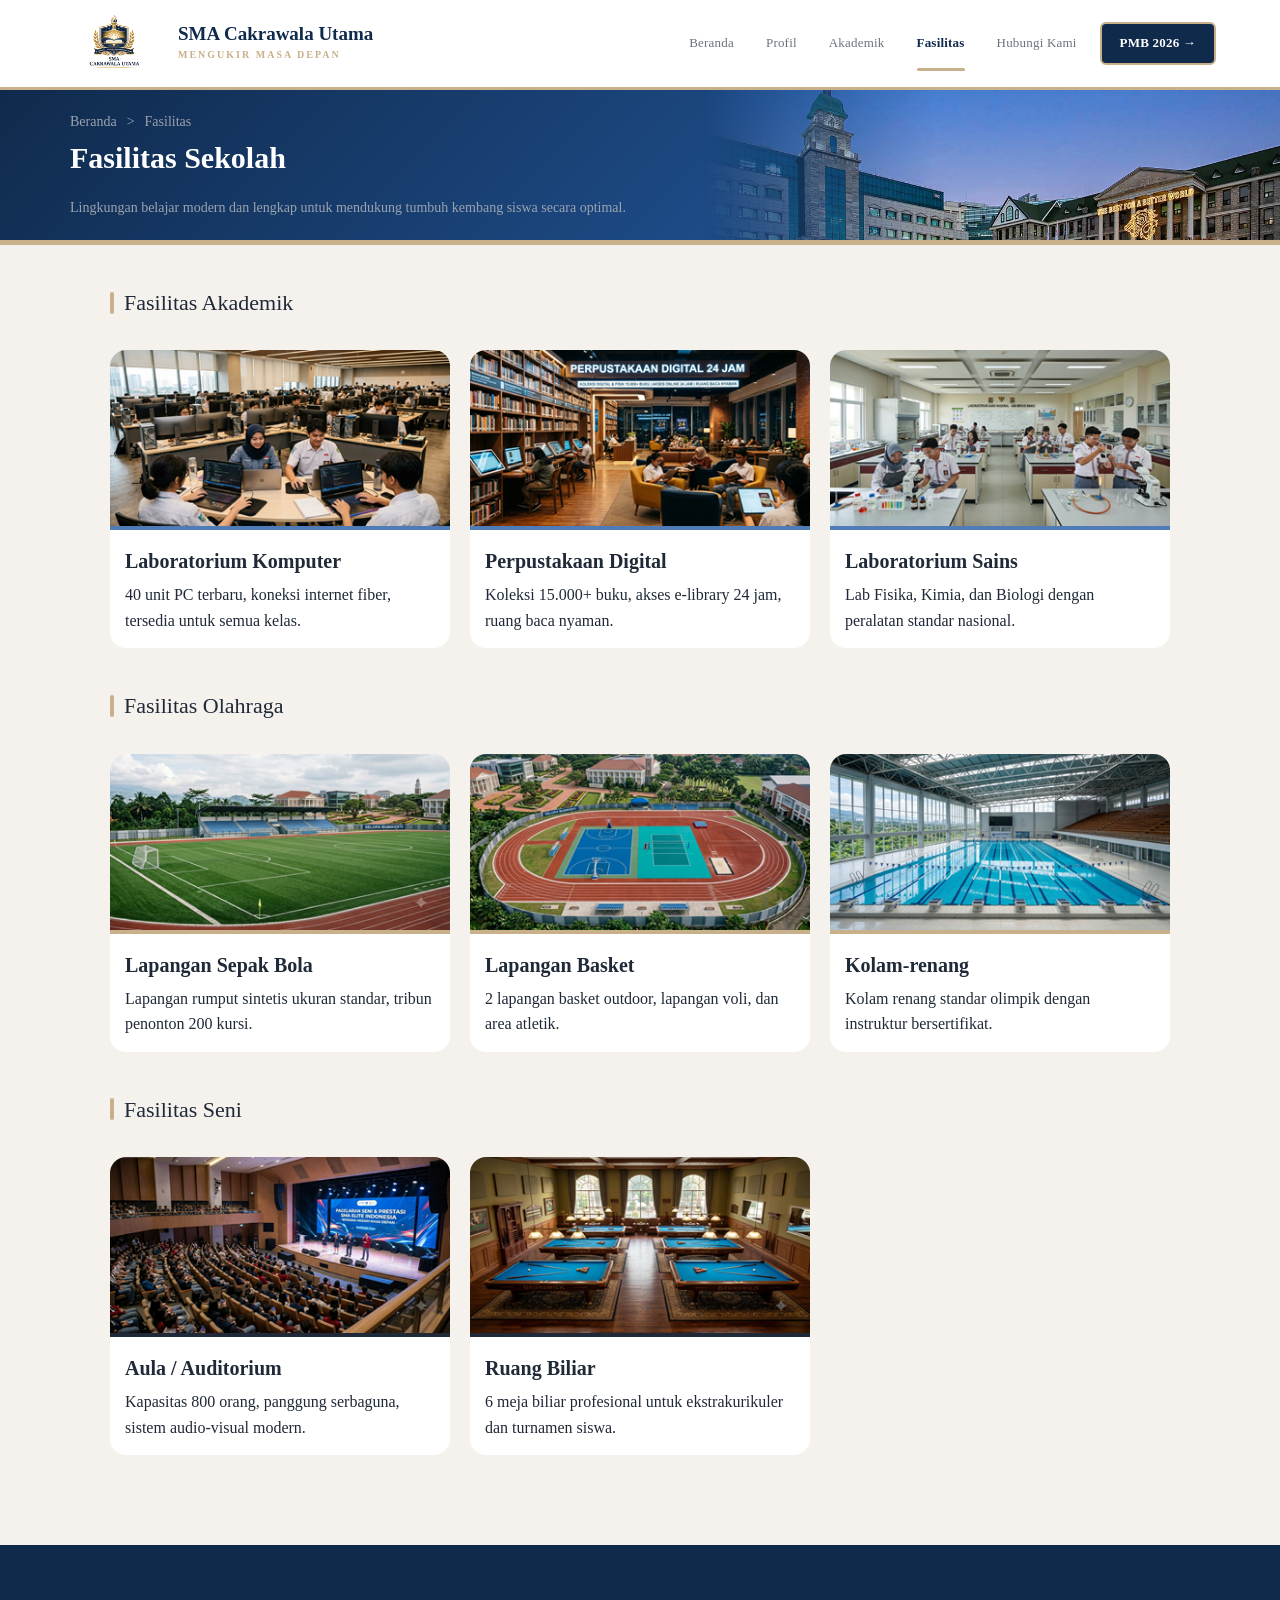
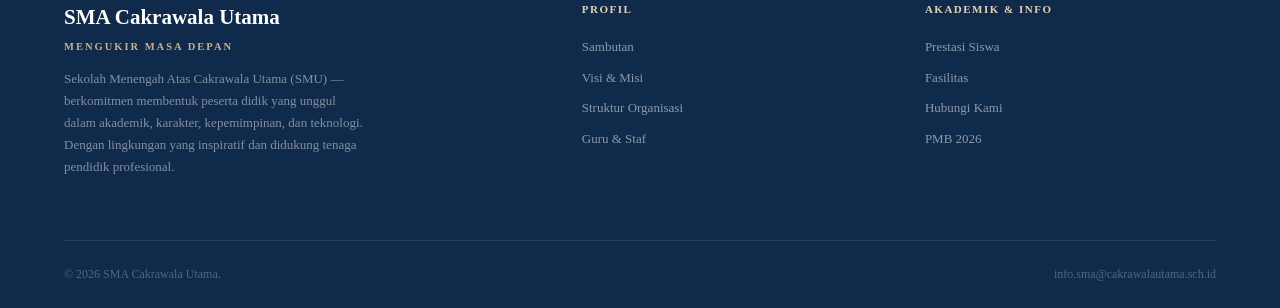
<file: fasilitas.html>
<!DOCTYPE html>
<html lang="id">
    <head>
    <meta charset="UTF-8">
    <meta name="viewport" content="width=device-width, initial-scale=1.0">
    <meta name="description" content="Fasilitas SMA Cakrawala Utama - Ruang kelas modern, laboratorium, perpustakaan, lapangan olahraga, dan infrastruktur pendukung pembelajaran berkualitas.">
    <meta name="keywords" content="Fasilitas, Ruang Kelas, Laboratorium, Perpustakaan, Olahraga, Infrastruktur">
    <meta name="author" content="SMA Cakrawala Utama">
    
    <!-- Open Graph Tags -->
    <meta property="og:type" content="website">
    <meta property="og:title" content="SMA Cakrawala Utama - Fasilitas Sekolah">
    <meta property="og:description" content="Lihat fasilitas lengkap dan modern yang mendukung proses pembelajaran di SMA Cakrawala Utama.">
    <meta property="og:image" content="/assets/images/pages/logo.png">
    <meta property="og:url" content="https://cakrawalautama.sch.id/fasilitas.html">
    
    <!-- Twitter Card -->
    <meta name="twitter:card" content="summary">
    <meta name="twitter:title" content="Fasilitas SMA Cakrawala Utama">
    <meta name="twitter:description" content="Fasilitas modern mendukung pembelajaran berkualitas.">
    <meta name="twitter:image" content="/assets/images/pages/logo.png">
    
    <title>SMA Cakrawala Utama - Fasilitas</title>
    <link rel="preconnect" href="https://fonts.googleapis.com">
    <link rel="stylesheet" href="/assets/css/style.css">
    <link rel="icon" type="image/jpeg" href="/assets/images/pages/logo.png">
    <link href="https://fonts.googleapis.com/css2?family=Playfair+Display:wght@500;600;700&family=Plus+Jakarta+Sans:wght@300;400;500;600;700&display=swap" rel="stylesheet">
    <link rel="stylesheet" href="https://cdnjs.cloudflare.com/ajax/libs/font-awesome/6.5.1/css/all.min.css">
    
    <!-- Schema.org BreadcrumbList Markup -->
    <script type="application/ld+json">
    {
        "@context": "https://schema.org",
        "@type": "BreadcrumbList",
        "itemListElement": [
            {
            "@type": "ListItem",
            "position": 1,
            "name": "Beranda",
            "item": "https://cakrawalautama.sch.id/index.html"
            },
            {
            "@type": "ListItem",
            "position": 2,
            "name": "Fasilitas",
            "item": "https://cakrawalautama.sch.id/fasilitas.html"
            }
        ]
    }
    </script>
</head>

<body>

    <header>
        <div class="logo-area">
            <div class="logo-lingkaran">
                <img
                    src="/assets/images/pages/logo.png"
                    alt="Logo SMA Cakrawala Utama"
                    onerror="this.style.display='none'">
            </div>
            <div class="logo-teks">
            <h1>SMA Cakrawala Utama</h1>
            <p>Mengukir Masa Depan</p>
            </div>
        </div>
        <nav class="nav-links">
            <a href="index.html">Beranda</a>
            <a href="profil.html">Profil</a>
            <a href="akademik.html">Akademik</a>
            <a href="fasilitas.html">Fasilitas</a>
            <a href="hubungi.html">Hubungi Kami</a>
            <a href="pmb.html" class="nav-pmb">PMB 2026 →</a>
        </nav>

        <button class="hamburger-menu" id="hamburgerBtn">
            <span></span>
            <span></span>
            <span></span>
        </button>

        <nav class="mobile-menu" id="mobileMenu">
            <a href="index.html">Beranda</a>
            <a href="profil.html">Profil</a>
            <a href="akademik.html">Akademik</a>
            <a href="fasilitas.html">Fasilitas</a>
            <a href="hubungi.html">Hubungi Kami</a>
            <a href="pmb.html" class="nav-pmb-mobile">PMB 2026 →</a>
        </nav>
    </header>

    <div class="profil-inner">
        <div class="profil-teks fade-left">
            <div class="kembali">
                <a href="/index.html">Beranda</a>
                <span>></span>
                <span>Fasilitas</span>
            </div>

            <h1>Fasilitas Sekolah</h1>
            <p>Lingkungan belajar modern dan lengkap untuk mendukung tumbuh kembang siswa secara optimal.</p>
        </div>

        <div class="profil-foto fade-right">
            <div class="profil-foto-frame show">
                <img src="/assets/images/pages/hanyang-fasilitas.png" alt="Gedung SCU" 
                onerror="this.style.background='#155740'; this.style.display='block'">
            </div>
        </div>

    </div>

    <div class="strip-garis">
    </div>

    <section class="profil-section">

        <div class="tab-content active" id="f-akademik">
            
            <div class="section-label"><h2>Fasilitas Akademik</h2></div>
            <div class="grid-fasilitas">
                <div class="card-fa-akademik">
                    <img src="/assets/images/fasilitas/lab-komputer.png" alt="Foto Lab Komputer">

                    <h3>Laboratorium Komputer</h3>
                    <p>40 unit PC terbaru, koneksi internet fiber, tersedia untuk semua kelas.</p>
                </div>
                
                <div class="card-fa-akademik">
                    <img src="/assets/images/fasilitas/perpus.png" alt="Foto Lab Komputer">
                    <h3>Perpustakaan Digital</h3>
                    <p>Koleksi 15.000+ buku, akses e-library 24 jam, ruang baca nyaman.</p>
                </div>
                
                <div class="card-fa-akademik">
                    <img src="/assets/images/fasilitas/lab-sains.png" alt="Foto Lab Komputer">
                    <h3>Laboratorium Sains</h3>
                    <p>Lab Fisika, Kimia, dan Biologi dengan peralatan standar nasional.</p>
                </div>
                
            </div>
            
            <div class="section-label" style="margin-top: 30px;"><h2>Fasilitas Olahraga</h2></div>
            <div class="grid-fasilitas">
                
                <div class="card-fa-akademik">
                    <img src="/assets/images/fasilitas/sepak-bola.png" alt="Foto Lab Komputer"
                    style="border-bottom: 4px solid #c8b08a;">
                    <h3>Lapangan Sepak Bola</h3>
                    <p>Lapangan rumput sintetis ukuran standar, tribun penonton 200 kursi.</p>
                </div>
                
                <div class="card-fa-akademik">
                    <img src="/assets/images/fasilitas/basket.png " alt="Foto Lab Komputer"
                    style="border-bottom: 4px solid #c8b08a">
                    <h3>Lapangan Basket</h3>
                    <p>2 lapangan basket outdoor, lapangan voli, dan area atletik.</p>
                </div>
                
                <div class="card-fa-akademik">
                    <img src="/assets/images/fasilitas/renang.png" alt="Foto Lab Komputer"
                    style="border-bottom: 4px solid #c8b08a">
                    <h3>Kolam-renang</h3>
                    <p>Kolam renang standar olimpik dengan instruktur bersertifikat.</p>
                </div>
                
            </div>

            <div class="section-label" style="margin-top: 30px;"><h2>Fasilitas Seni</h2></div>
            <div class="grid-fasilitas">
                <div class="card-fa-akademik">
                    <img src="/assets/images/fasilitas/aula.png" alt="Foto Lab Komputer"
                    style="border-bottom: 4px solid #1F2937">
                    <h3>Aula / Auditorium</h3>
                    <p>Kapasitas 800 orang, panggung serbaguna, sistem audio-visual modern.</p>
                </div>
                
                <div class="card-fa-akademik">
                    <img src="/assets/images/fasilitas/biliard.png" alt="Foto Lab Komputer"
                    style="border-bottom: 4px solid #1F2937">
                    <h3>Ruang Biliar</h3>
                    <p>6 meja biliar profesional untuk ekstrakurikuler dan turnamen siswa.</p>
                </div>
            </div>
                
        </div>
    </section>

    <footer>
        <div class="footer-atas">
            <div class="footer-brand">
                <h3>SMA Cakrawala Utama</h3>
                <span class="footer-tagline">Mengukir Masa Depan</span>
                <p>Sekolah Menengah Atas Cakrawala Utama (SMU) — berkomitmen membentuk peserta didik yang 
                    unggul dalam akademik, karakter, kepemimpinan, dan teknologi. Dengan lingkungan yang inspiratif dan didukung tenaga pendidik 
                    profesional.</p>
            </div>
            <div class="footer-kolom">
                <h4>Profil</h4>
                <a href="profil.html#sambutan">Sambutan</a>
                <a href="profil.html#visi">Visi &amp; Misi</a>
                <a href="profil.html#struktur">Struktur Organisasi</a>
                <a href="profil.html#guru">Guru &amp; Staf</a>
            </div>
            <div class="footer-kolom">
                <h4>Akademik &amp; Info</h4>
                <a href="akademik.html#prestasi">Prestasi Siswa</a>
                <a href="fasilitas.html">Fasilitas</a>
                <a href="hubungi.html">Hubungi Kami</a>
                <a href="pmb.html">PMB 2026 </a>
            </div>
        </div>
        <div class="footer-bawah">
            <p>© 2026 SMA Cakrawala Utama.</p>
            <span>info.sma@cakrawalautama.sch.id</span>
        </div>
    </footer>

    <script src="/assets/js/script.js"></script>

    <button class="back-to-top" id="backToTopBtn">
        <i class="fa-solid fa-chevron-up"></i>
    </button>

    </body>
</html>
</file>
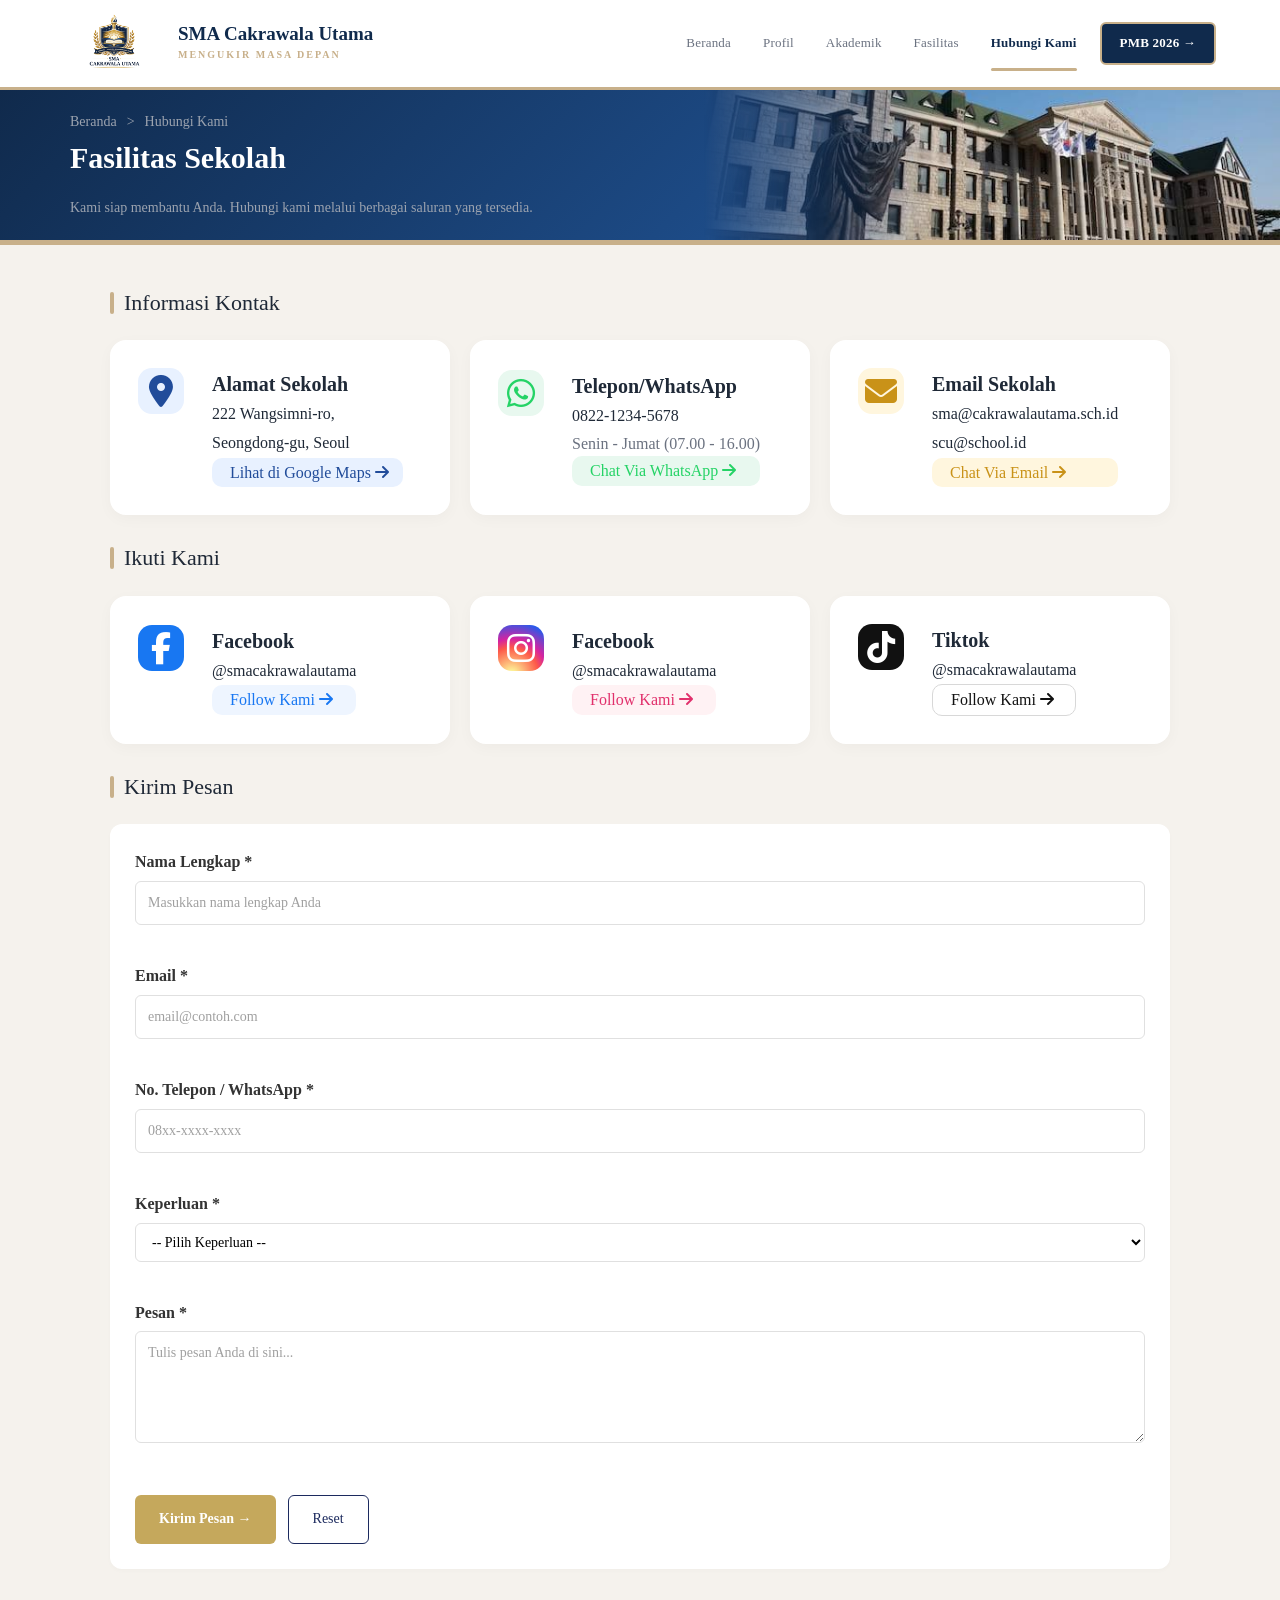
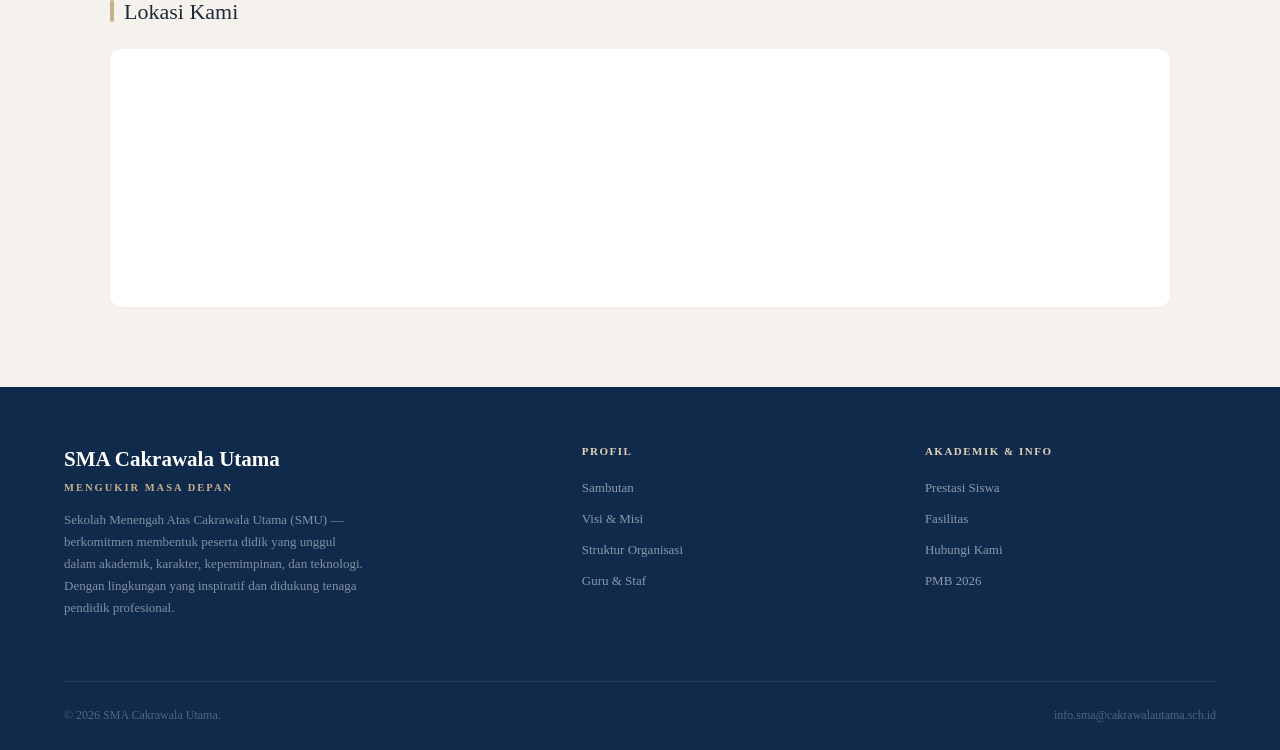
<file: hubungi.html>
<!DOCTYPE html>
<html lang="id">
    <head>
    <meta charset="UTF-8">
    <meta name="viewport" content="width=device-width, initial-scale=1.0">
    <meta name="description" content="Hubungi SMA Cakrawala Utama - Alamat, telepon, email, dan formulir kontak untuk informasi lebih lanjut tentang sekolah.">
    <meta name="keywords" content="Hubungi, Kontak, Alamat, Telepon, Email, Informasi Sekolah">
    <meta name="author" content="SMA Cakrawala Utama">
    
    <!-- Open Graph Tags -->
    <meta property="og:type" content="website">
    <meta property="og:title" content="SMA Cakrawala Utama - Hubungi Kami">
    <meta property="og:description" content="Hubungi kami melalui berbagai saluran komunikasi untuk mendapatkan informasi tentang SMA Cakrawala Utama.">
    <meta property="og:image" content="/assets/images/pages/logo.png">
    <meta property="og:url" content="https://cakrawalautama.sch.id/hubungi.html">
    
    <!-- Twitter Card -->
    <meta name="twitter:card" content="summary">
    <meta name="twitter:title" content="Hubungi SMA Cakrawala Utama">
    <meta name="twitter:description" content="Hubungi kami untuk informasi lebih lanjut.">
    <meta name="twitter:image" content="/assets/images/pages/logo.png">
    
    <title>SMA Cakrawala Utama - Hubungi</title>
    <link rel="preconnect" href="https://fonts.googleapis.com">
    <link rel="stylesheet" href="/assets/css/style.css">
    <link rel="icon" type="image/jpeg" href="/assets/images/pages/logo.png">
    <link href="https://fonts.googleapis.com/css2?family=Playfair+Display:wght@500;600;700&family=Plus+Jakarta+Sans:wght@300;400;500;600;700&display=swap" rel="stylesheet">
    <link rel="stylesheet" href="https://cdnjs.cloudflare.com/ajax/libs/font-awesome/6.5.1/css/all.min.css">
    
    <!-- Schema.org Organization Contact Markup -->
    <script type="application/ld+json">
    {
        "@context": "https://schema.org",
        "@type": "ContactPoint",
        "contactType": "Customer Service",
        "telephone": "+62-822-1234-5678",
        "email": "info.sma@cakrawalautama.sch.id",
        "areaServed": "KR",
        "availableLanguage": "id"
    }
    </script>
</head>

<body>
    <header>
        <div class="logo-area">
            <div class="logo-lingkaran">
                <img
                    src="/assets/images/pages/logo.png"
                    alt="Logo SMA Cakrawala Utama"
                    onerror="this.style.display='none'">
            </div>
            <div class="logo-teks">
            <h1>SMA Cakrawala Utama</h1>
            <p>Mengukir Masa Depan</p>
            </div>
        </div>
        <nav class="nav-links">
            <a href="index.html">Beranda</a>
            <a href="profil.html">Profil</a>
            <a href="akademik.html">Akademik</a>
            <a href="fasilitas.html">Fasilitas</a>
            <a href="hubungi.html">Hubungi Kami</a>
            <a href="pmb.html" class="nav-pmb">PMB 2026 →</a>
        </nav>
        <button class="hamburger-menu" id="hamburgerBtn">
            <span></span>
            <span></span>
            <span></span>
        </button>

        <nav class="mobile-menu" id="mobileMenu">
            <a href="index.html">Beranda</a>
            <a href="profil.html">Profil</a>
            <a href="akademik.html">Akademik</a>
            <a href="fasilitas.html">Fasilitas</a>
            <a href="hubungi.html">Hubungi Kami</a>
            <a href="pmb.html" class="nav-pmb-mobile">PMB 2026 →</a>
        </nav>
    </header>

    <div class="profil-inner">
        <div class="profil-teks fade-left">
            <div class="kembali">
                <a href="/index.html">Beranda</a>
                <span>></span>
                <span>Hubungi Kami</span>
            </div>

            <h1>Fasilitas Sekolah</h1>
            <p>Kami siap membantu Anda. Hubungi kami melalui berbagai saluran yang tersedia.</p>
        </div>

        <div class="profil-foto fade-right">
            <div class="profil-foto-frame show">
                <img src="/assets/images/pages/hanyang-hubungi.jpg" alt="Gedung SCU" 
                onerror="this.style.background='#155740'; this.style.display='block'">
            </div>
        </div>

    </div>
        <div class="strip-garis">
    </div>

    <section class="hub-section ">
        <div class="hub-wrapper">

            <div class="section-label">
                <h2>Informasi Kontak</h2>
            </div>
            <div class="card-information">
                <div class="contact-wrapper">

                    <div class="contact-card">
                        <a href="https://maps.app.goo.gl/N2zpwrkuj5nVSaM68" target="_blank">
                            <div class="inform-icon kampus">
                                <i class="fa-solid fa-location-dot"></i>
                            </div>
                            <div class="inform-teks">
                                <h3>Alamat Sekolah</h3>
                                <p>222 Wangsimni-ro, <br>Seongdong-gu, Seoul</p>
                                <div class="btn-inform-social btn-map">Lihat di Google Maps <i class="fa-solid fa-arrow-right"></i></div>
                            </div>
                        </a>
                    </div>

                    <div class="contact-card">
                        <a href="tel:082212345678">
                            <div class="inform-icon wa">
                                <i class="fa-brands fa-whatsapp"></i>
                            </div>
                            <div class="inform-teks">
                                <h3>Telepon/WhatsApp</h3>
                                <p>0822-1234-5678</p>
                                <small>Senin - Jumat (07.00 - 16.00)</small>
                                <div class="btn-inform-social btn-wa">Chat Via WhatsApp <i class="fa-solid fa-arrow-right"></i></div>
                            </div>
                        </a>
                    </div>

                    <div class="contact-card">
                        <a href="mailto:info.sma@cakrawalautama.sch.id">
                            <div class="inform-icon gmail">
                                <i class="fa-solid fa-envelope">
                                </i></div>
                                <div class="inform-teks">
                                    <h3>Email Sekolah</h3>
                                    <p>sma@cakrawalautama.sch.id</p>
                                    <p>scu@school.id</p>
                                    <div class="btn-inform-social btn-email">Chat Via Email <i class="fa-solid fa-arrow-right"></i></div>
                                </div>
                            </a>
                    </div>

                </div>
                </div>

                <div class="section-label" style="margin-top: 25px;">
                    <h2>Ikuti Kami</h2>
                </div>
                <div class="card-information">
                    <div class="contact-wrapper">
                        <div class="contact-card">
                            <a href="https://web.facebook.com/?_rdc=1&_rdr#">
                                <div class="inform-icon fb"><i class="fa-brands fa-facebook-f"></i></div>
                                <div class="inform-teks">
                                    <h3>Facebook</h3>
                                    <p>@smacakrawalautama</p>
                                    <div class="btn-inform-social fb-btn">
                                        Follow Kami <i class="fa-solid fa-arrow-right"></i>
                                    </div>
                                </div>
                            </a>
                        </div>

                        <div class="contact-card">
                            <a href="https://www.instagram.com/">
                                <div class="inform-icon ig"><i class="fa-brands fa-instagram"></i></div>
                                <div class="inform-teks">
                                    <h3>Facebook</h3>
                                    <p>@smacakrawalautama</p>
                                    <div class="btn-inform-social ig-btn">
                                        Follow Kami <i class="fa-solid fa-arrow-right"></i>
                                    </div>
                                </div>
                            </a>
                        </div>
                        
                        <div class="contact-card">
                            <a href="https://www.tiktok.com/">
                                <div class="inform-icon tt"><i class="fa-brands fa-tiktok"></i></div>
                                <div class="inform-teks">
                                    <h3>Tiktok</h3>
                                    <p>@smacakrawalautama</p>
                                    <div class="btn-inform-social tt-btn">
                                        Follow Kami <i class="fa-solid fa-arrow-right"></i>
                                    </div>
                                </div>
                            </a>
                        </div>
                        
                    </div>
                </div>
                
                <div class="section-label" style="margin-top: 25px;"><h2>Kirim Pesan</h2></div>
                <div class="card-form">
                    <!-- Form Status Messages -->
                    <div id="formMessage" class="form-message" style="display: none;">
                        <p id="formMessageText"></p>
                    </div>

                    <form id="contactForm" action="https://formspree.io/f/xyzyzydq" method="POST" class="form-pesan">
                        
                        <div class="form-group">
                            <label>Nama Lengkap *</label>
                            <input type="text" name="nama" id="nama" placeholder="Masukkan nama lengkap Anda" required>
                            <span class="form-error" id="namaError"></span>
                        </div>

                        <div class="form-group">
                            <label>Email *</label>
                            <input type="email" name="email" id="email" placeholder="email@contoh.com" required>
                            <span class="form-error" id="emailError"></span>
                        </div>

                        <div class="form-group">
                            <label>No. Telepon / WhatsApp *</label>
                            <input type="tel" name="telepon" id="telepon" placeholder="08xx-xxxx-xxxx" required>
                            <span class="form-error" id="teleponError"></span>
                        </div>

                        <div class="form-group">
                            <label>Keperluan *</label>
                            <select name="keperluan" id="keperluan" required>
                                <option value="">-- Pilih Keperluan --</option>
                                <option value="Informasi PMB 2026">Informasi PMB 2026</option>
                                <option value="Pertanyaan Umum">Pertanyaan Umum</option>
                                <option value="Kerja Sama">Kerja Sama</option>
                            </select>
                            <span class="form-error" id="keperluanError"></span>
                        </div>

                        <div class="form-group">
                            <label>Pesan *</label>
                            <textarea name="pesan" id="pesan" rows="4" placeholder="Tulis pesan Anda di sini..." required></textarea>
                            <span class="form-error" id="pesanError"></span>
                        </div>

                        <div class="form-buttons">
                            <button type="submit" class="btn-kirim" id="submitBtn">Kirim Pesan &rarr;</button>
                            <button type="reset" class="btn-reset">Reset</button>
                        </div>

                    </form>
                </div>

                <div class="section-label" style="margin-top: 25px;">
                    <h2>Lokasi Kami</h2>
                </div>
                <div class="card-lokasi">
                        <iframe 
                        src="https://www.google.com/maps/embed?pb=!1m18!1m12!1m3!1d3162.910350306367!2d127.0454092!3d37.5571759!2m3!1f0!2f0!3f0!3m2!1i1024!2i768!4f13.1!3m3!1m2!1s0x357ca4a6aa0ca0af%3A0xdb44fb75306e035c!2sUniversitas%20Hanyang!5e0!3m2!1sid!2sid!4v1782660972144!5m2!1sid!2sid" 
                        width="100%" 
                        height="200" 
                        style="border:0;" 
                        allowfullscreen="" 
                        loading="lazy" 
                        referrerpolicy="strict-origin-when-cross-origin">
                    </iframe>
                </div>
        </div>
    </section>
    
    

    <footer>
        <div class="footer-atas">
            <div class="footer-brand">
                <h3>SMA Cakrawala Utama</h3>
                <span class="footer-tagline">Mengukir Masa Depan</span>
                <p>Sekolah Menengah Atas Cakrawala Utama (SMU) — berkomitmen membentuk peserta didik yang 
                    unggul dalam akademik, karakter, kepemimpinan, dan teknologi. Dengan lingkungan yang inspiratif dan didukung tenaga pendidik 
                    profesional.</p>
            </div>
            <div class="footer-kolom">
                <h4>Profil</h4>
                <a href="profil.html#sambutan">Sambutan</a>
                <a href="profil.html#visi">Visi &amp; Misi</a>
                <a href="profil.html#struktur">Struktur Organisasi</a>
                <a href="profil.html#guru">Guru &amp; Staf</a>
            </div>
            <div class="footer-kolom">
                <h4>Akademik &amp; Info</h4>
                <a href="akademik.html#prestasi">Prestasi Siswa</a>
                <a href="fasilitas.html">Fasilitas</a>
                <a href="hubungi.html">Hubungi Kami</a>
                <a href="pmb.html">PMB 2026 </a>
            </div>
        </div>
        <div class="footer-bawah">
            <p>© 2026 SMA Cakrawala Utama.</p>
            <span>info.sma@cakrawalautama.sch.id</span>
        </div>
    </footer>


    <script src="/assets/js/script.js"></script>

    <!-- Back-to-Top Button -->
    <button class="back-to-top" id="backToTopBtn">
        <i class="fa-solid fa-chevron-up"></i>
    </button>

    </body>
</html>
</file>
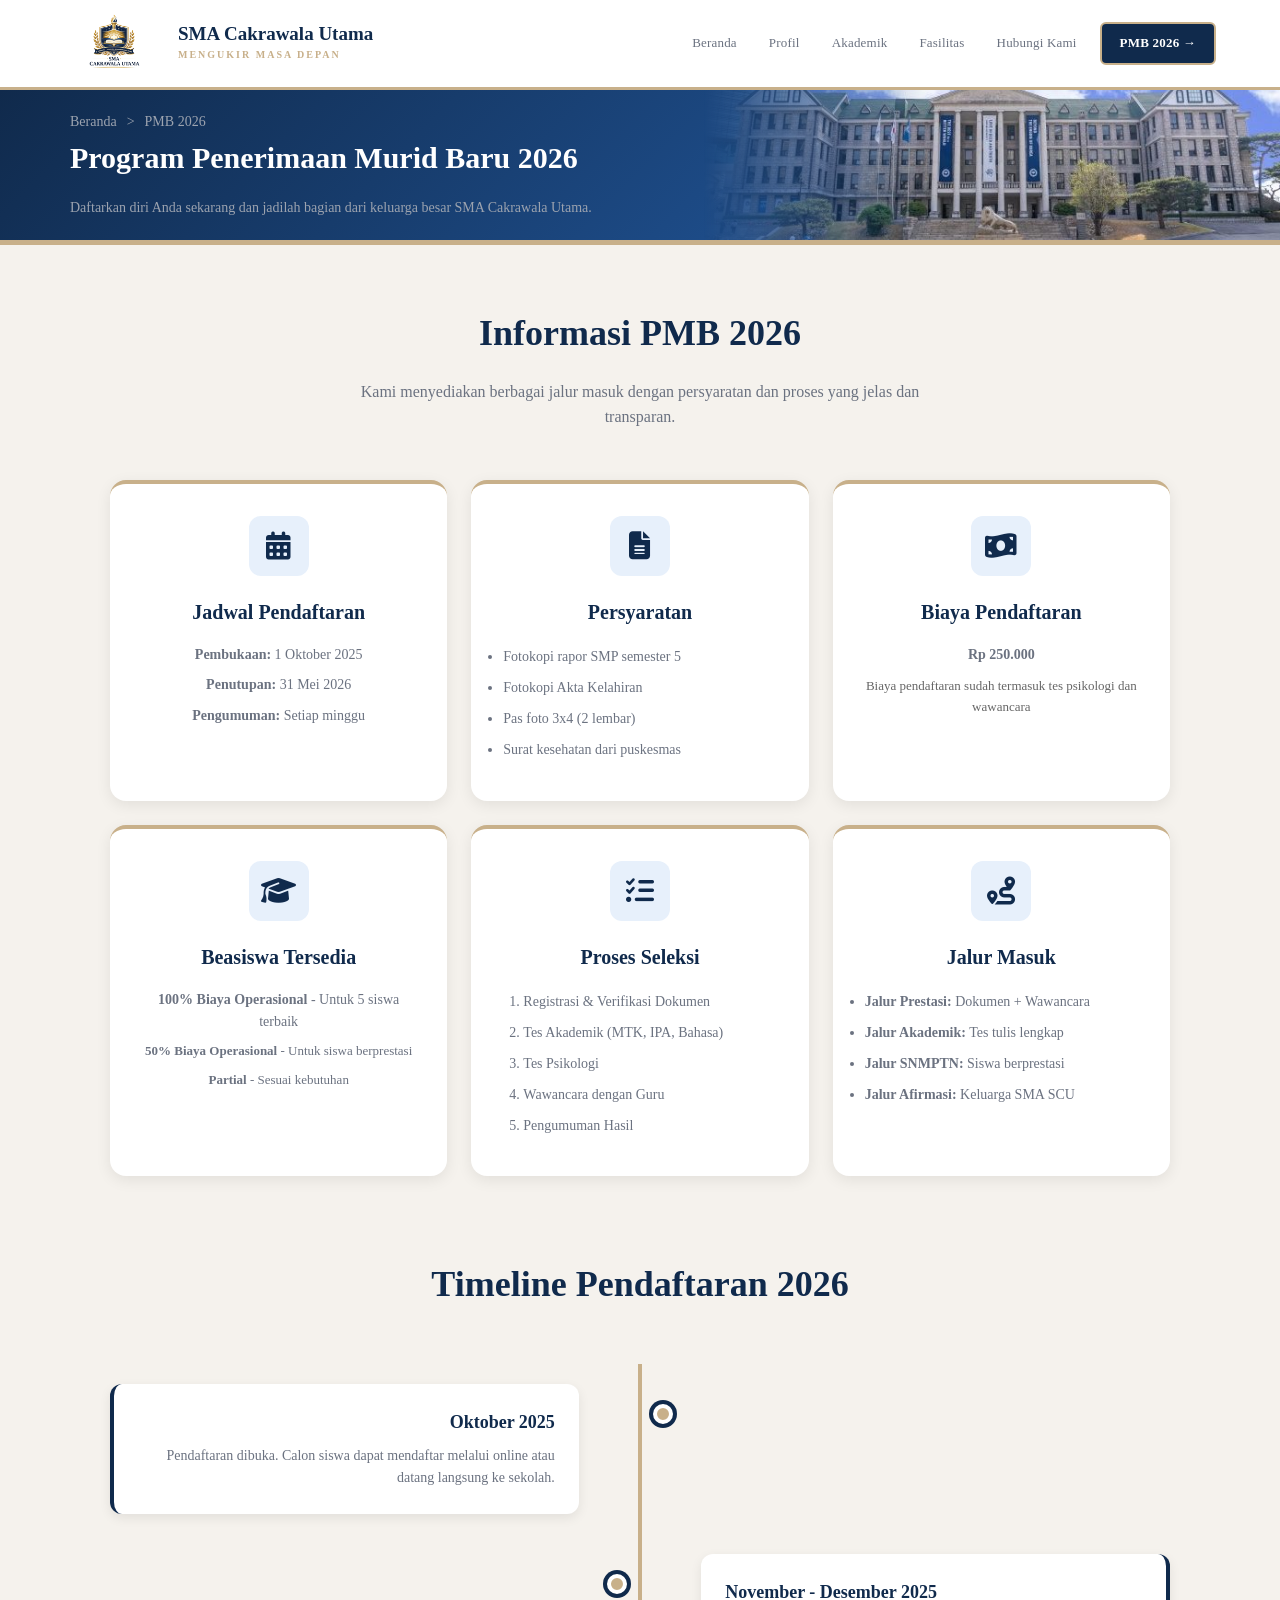
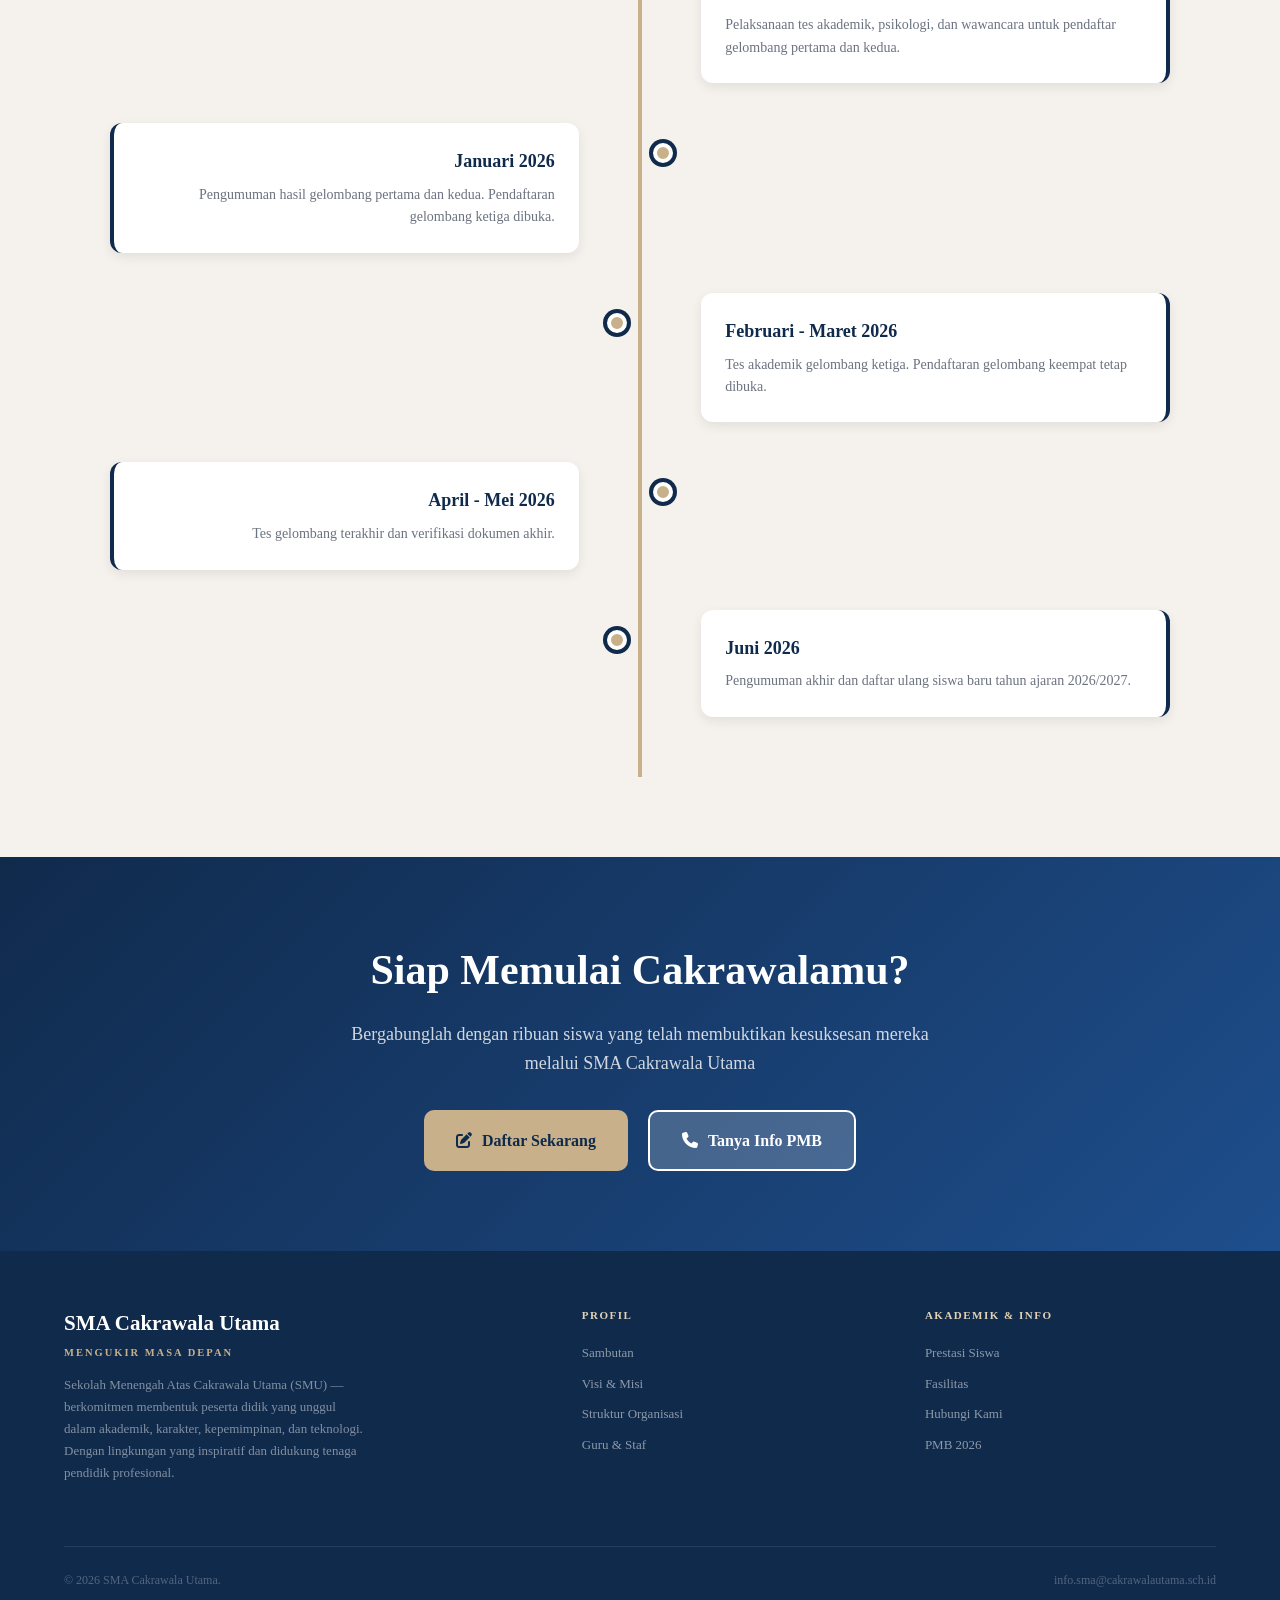
<file: pmb.html>
<!DOCTYPE html>
<html lang="id">
    <head>
    <meta charset="UTF-8">
    <meta name="viewport" content="width=device-width, initial-scale=1.0">
    <meta name="description" content="PMB 2026 SMA Cakrawala Utama - Penerimaan Murid Baru, jadwal pendaftaran, persyaratan, biaya, beasiswa, dan proses seleksi siswa baru.">
    <meta name="keywords" content="PMB, Pendaftaran, Penerimaan Murid Baru, 2026, Beasiswa, Jadwal Pendaftaran">
    <meta name="author" content="SMA Cakrawala Utama">
    
    <!-- Open Graph Tags -->
    <meta property="og:type" content="website">
    <meta property="og:title" content="PMB 2026 - SMA Cakrawala Utama">
    <meta property="og:description" content="Daftar sekarang untuk PMB 2026 SMA Cakrawala Utama. Cek jadwal, persyaratan, dan program beasiswa.">
    <meta property="og:image" content="/assets/images/pages/logo.png">
    <meta property="og:url" content="https://cakrawalautama.sch.id/pmb.html">
    
    <meta name="twitter:card" content="summary_large_image">
    <meta name="twitter:title" content="PMB 2026 - SMA Cakrawala Utama">
    <meta name="twitter:description" content="Daftar PMB 2026 dengan berbagai jalur masuk dan program beasiswa menarik.">
    <meta name="twitter:image" content="/assets/images/pages/logo.png">
    
    <title>PMB 2026 - SMA Cakrawala Utama</title>
    <link rel="preconnect" href="https://fonts.googleapis.com">
    <link rel="stylesheet" href="/assets/css/style.css">
    <link rel="icon" type="image/jpeg" href="/assets/images/pages/logo.png">
    <link href="https://fonts.googleapis.com/css2?family=Playfair+Display:wght@500;600;700&family=Plus+Jakarta+Sans:wght@300;400;500;600;700&display=swap" rel="stylesheet">
    <link rel="stylesheet" href="https://cdnjs.cloudflare.com/ajax/libs/font-awesome/6.5.1/css/all.min.css">
    <script type="application/ld+json">
    {
        "@context": "https://schema.org",
        "@type": "Event",
        "name": "PMB 2026 SMA Cakrawala Utama",
        "description": "Program Penerimaan Murid Baru 2026 SMA Cakrawala Utama dengan berbagai jalur masuk dan beasiswa",
        "startDate": "2025-10-01",
        "endDate": "2026-06-30",
        "eventStatus": "EventScheduled",
        "eventAttendanceMode": "OfflineEventAttendanceMode",
        "location": {
            "@type": "Place",
            "name": "SMA Cakrawala Utama",
            "address": {
            "@type": "PostalAddress",
            "streetAddress": "222 Wangsimni-ro",
            "addressLocality": "Seoul",
            "addressCountry": "KR"
            }
        },
        "organizer": {
            "@type": "Organization",
            "name": "SMA Cakrawala Utama",
            "url": "https://cakrawalautama.sch.id"
        },
        "url": "https://cakrawalautama.sch.id/pmb.html"
        }
    </script>
</head>

<body>
    <header>
        <div class="logo-area">
            <div class="logo-lingkaran">
                <img
                    src="/assets/images/pages/logo.png"
                    alt="Logo SMA Cakrawala Utama"
                    onerror="this.style.display='none'">
            </div>
            <div class="logo-teks">
            <h1>SMA Cakrawala Utama</h1>
            <p>Mengukir Masa Depan</p>
            </div>
        </div>
        <nav class="nav-links">
            <a href="index.html">Beranda</a>
            <a href="profil.html">Profil</a>
            <a href="akademik.html">Akademik</a>
            <a href="fasilitas.html">Fasilitas</a>
            <a href="hubungi.html">Hubungi Kami</a>
            <a href="pmb.html" class="nav-pmb">PMB 2026 →</a>
        </nav>

        <!-- Hamburger Menu Button -->
        <button class="hamburger-menu" id="hamburgerBtn">
            <span></span>
            <span></span>
            <span></span>
        </button>

        <!-- Mobile Menu -->
        <nav class="mobile-menu" id="mobileMenu">
            <a href="index.html">Beranda</a>
            <a href="profil.html">Profil</a>
            <a href="akademik.html">Akademik</a>
            <a href="fasilitas.html">Fasilitas</a>
            <a href="hubungi.html">Hubungi Kami</a>
            <a href="pmb.html" class="nav-pmb-mobile">PMB 2026 →</a>
        </nav>
    </header>

    <div class="profil-inner">
        <div class="profil-teks fade-left">
            <div class="kembali">
                <a href="/index.html">Beranda</a>
                <span>></span>
                <span>PMB 2026</span>
            </div>

            <h1>Program Penerimaan Murid Baru 2026</h1>
            <p>Daftarkan diri Anda sekarang dan jadilah bagian dari keluarga besar SMA Cakrawala Utama.</p>
        </div>

        <div class="profil-foto fade-right">
            <div class="profil-foto-frame show">
                <img src="/assets/images/pages/hanyang-akademik.png" alt="PMB 2026" 
                onerror="this.style.background='#155740'; this.style.display='block'">
            </div>
        </div>

    </div>

    <div class="strip-garis"></div>

    <section class="pmb-section">
        <div class="pmb-header">
            <h2>Informasi PMB 2026</h2>
            <p>Kami menyediakan berbagai jalur masuk dengan persyaratan dan proses yang jelas dan transparan.</p>
        </div>

        <div class="pmb-grid">
            <div class="pmb-card">
                <div class="pmb-icon">
                    <i class="fas fa-calendar-alt"></i>
                </div>
                <h3>Jadwal Pendaftaran</h3>
                <p><strong>Pembukaan:</strong> 1 Oktober 2025</p>
                <p><strong>Penutupan:</strong> 31 Mei 2026</p>
                <p><strong>Pengumuman:</strong> Setiap minggu</p>
            </div>

            <div class="pmb-card">
                <div class="pmb-icon">
                    <i class="fas fa-file-alt"></i>
                </div>
                <h3>Persyaratan</h3>
                <ul style="text-align: left; margin-top: 10px;">
                    <li>Fotokopi rapor SMP semester 5</li>
                    <li>Fotokopi Akta Kelahiran</li>
                    <li>Pas foto 3x4 (2 lembar)</li>
                    <li>Surat kesehatan dari puskesmas</li>
                </ul>
            </div>

            <div class="pmb-card">
                <div class="pmb-icon">
                    <i class="fas fa-money-bill-wave"></i>
                </div>
                <h3>Biaya Pendaftaran</h3>
                <p><strong>Rp 250.000</strong></p>
                <p style="font-size: 13px; color: #666; margin-top: 10px;">
                    Biaya pendaftaran sudah termasuk tes psikologi dan wawancara
                </p>
            </div>

            <div class="pmb-card">
                <div class="pmb-icon">
                    <i class="fas fa-graduation-cap"></i>
                </div>
                <h3>Beasiswa Tersedia</h3>
                <p><strong>100% Biaya Operasional</strong> - Untuk 5 siswa terbaik</p>
                <p style="font-size: 13px; margin-top: 5px;"><strong>50% Biaya Operasional</strong> - Untuk siswa berprestasi</p>
                <p style="font-size: 13px;"><strong>Partial</strong> - Sesuai kebutuhan</p>
            </div>

            <div class="pmb-card">
                <div class="pmb-icon">
                    <i class="fas fa-tasks"></i>
                </div>
                <h3>Proses Seleksi</h3>
                <ol style="text-align: left; margin-top: 10px; padding-left: 20px;">
                    <li>Registrasi & Verifikasi Dokumen</li>
                    <li>Tes Akademik (MTK, IPA, Bahasa)</li>
                    <li>Tes Psikologi</li>
                    <li>Wawancara dengan Guru</li>
                    <li>Pengumuman Hasil</li>
                </ol>
            </div>

            <div class="pmb-card">
                <div class="pmb-icon">
                    <i class="fas fa-route"></i>
                </div>
                <h3>Jalur Masuk</h3>
                <ul style="text-align: left; margin-top: 10px;">
                    <li><strong>Jalur Prestasi:</strong> Dokumen + Wawancara</li>
                    <li><strong>Jalur Akademik:</strong> Tes tulis lengkap</li>
                    <li><strong>Jalur SNMPTN:</strong> Siswa berprestasi</li>
                    <li><strong>Jalur Afirmasi:</strong> Keluarga SMA SCU</li>
                </ul>
            </div>
        </div>
    </section>

    <section class="pmb-timeline">
        <h2>Timeline Pendaftaran 2026</h2>
        
        <div class="timeline">
            <div class="timeline-item">
                <div class="timeline-marker"></div>
                <div class="timeline-content">
                    <h4>Oktober 2025</h4>
                    <p>Pendaftaran dibuka. Calon siswa dapat mendaftar melalui online atau datang langsung ke sekolah.</p>
                </div>
            </div>

            <div class="timeline-item">
                <div class="timeline-marker"></div>
                <div class="timeline-content">
                    <h4>November - Desember 2025</h4>
                    <p>Pelaksanaan tes akademik, psikologi, dan wawancara untuk pendaftar gelombang pertama dan kedua.</p>
                </div>
            </div>

            <div class="timeline-item">
                <div class="timeline-marker"></div>
                <div class="timeline-content">
                    <h4>Januari 2026</h4>
                    <p>Pengumuman hasil gelombang pertama dan kedua. Pendaftaran gelombang ketiga dibuka.</p>
                </div>
            </div>

            <div class="timeline-item">
                <div class="timeline-marker"></div>
                <div class="timeline-content">
                    <h4>Februari - Maret 2026</h4>
                    <p>Tes akademik gelombang ketiga. Pendaftaran gelombang keempat tetap dibuka.</p>
                </div>
            </div>

            <div class="timeline-item">
                <div class="timeline-marker"></div>
                <div class="timeline-content">
                    <h4>April - Mei 2026</h4>
                    <p>Tes gelombang terakhir dan verifikasi dokumen akhir.</p>
                </div>
            </div>

            <div class="timeline-item">
                <div class="timeline-marker"></div>
                <div class="timeline-content">
                    <h4>Juni 2026</h4>
                    <p>Pengumuman akhir dan daftar ulang siswa baru tahun ajaran 2026/2027.</p>
                </div>
            </div>
        </div>
    </section>

    <section class="pmb-cta">
        <div class="pmb-cta-content">
            <h2>Siap Memulai Cakrawalamu?</h2>
            <p>Bergabunglah dengan ribuan siswa yang telah membuktikan kesuksesan mereka melalui SMA Cakrawala Utama</p>
            <div class="pmb-cta-buttons">
                <a href="#" class="btn-pmb-daftar">
                    <i class="fas fa-edit"></i> Daftar Sekarang
                </a>
                <a href="hubungi.html" class="btn-pmb-info">
                    <i class="fas fa-phone"></i> Tanya Info PMB
                </a>
            </div>
        </div>
    </section>

    <footer>
        <div class="footer-atas">
            <div class="footer-brand">
                <h3>SMA Cakrawala Utama</h3>
                <span class="footer-tagline">Mengukir Masa Depan</span>
                <p>Sekolah Menengah Atas Cakrawala Utama (SMU) — berkomitmen membentuk peserta didik yang 
                    unggul dalam akademik, karakter, kepemimpinan, dan teknologi. Dengan lingkungan yang inspiratif dan didukung tenaga pendidik 
                    profesional.</p>
            </div>
            <div class="footer-kolom">
                <h4>Profil</h4>
                <a href="profil.html#sambutan">Sambutan</a>
                <a href="profil.html#visi">Visi &amp; Misi</a>
                <a href="profil.html#struktur">Struktur Organisasi</a>
                <a href="profil.html#guru">Guru &amp; Staf</a>
            </div>
            <div class="footer-kolom">
                <h4>Akademik &amp; Info</h4>
                <a href="akademik.html#prestasi">Prestasi Siswa</a>
                <a href="fasilitas.html">Fasilitas</a>
                <a href="hubungi.html">Hubungi Kami</a>
                <a href="pmb.html">PMB 2026 </a>
            </div>
        </div>
        <div class="footer-bawah">
            <p>© 2026 SMA Cakrawala Utama.</p>
            <span>info.sma@cakrawalautama.sch.id</span>
        </div>
    </footer>

    <script src="/assets/js/script.js"></script>

    <!-- Back-to-Top Button -->
    <button class="back-to-top" id="backToTopBtn">
        <i class="fa-solid fa-chevron-up"></i>
    </button>

</body>
</html>
</file>
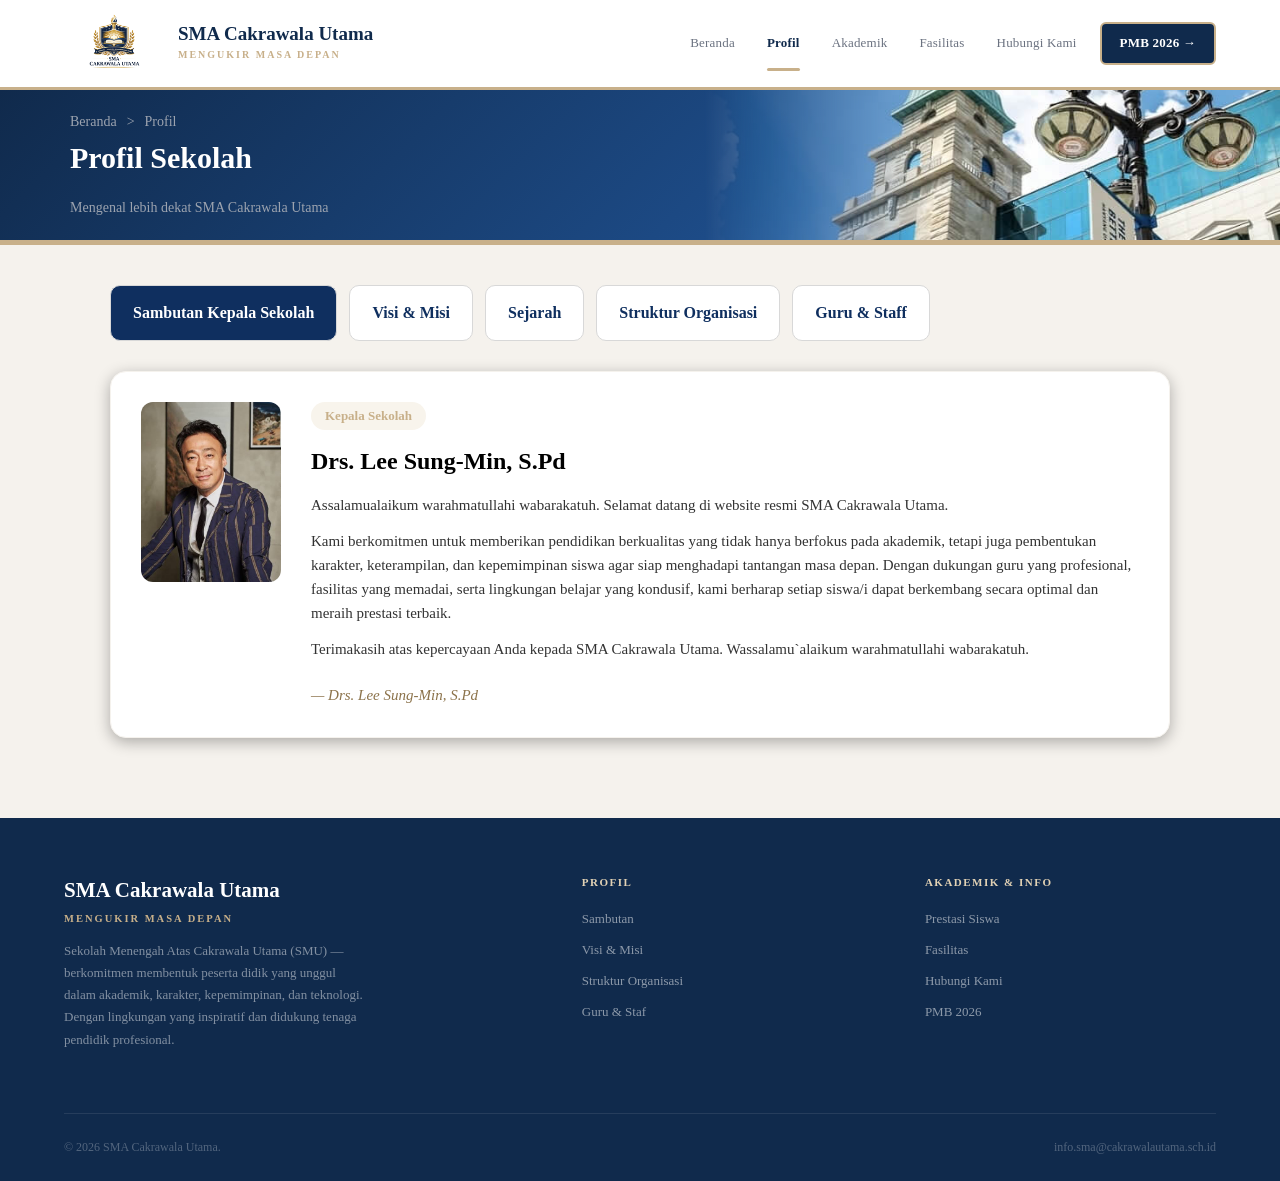
<file: profil.html>
<!DOCTYPE html>
<html lang="id">
    <head>
    <meta charset="UTF-8">
    <meta name="viewport" content="width=device-width, initial-scale=1.0">
    <meta name="description" content="Profil SMA Cakrawala Utama - Visi, misi, sejarah sekolah, dan struktur organisasi. Mengenal lebih jauh tentang identitas dan komitmen kami.">
    <meta name="keywords" content="Profil, Visi Misi, Sejarah Sekolah, Struktur Organisasi, Guru, Staf">
    <meta name="author" content="SMA Cakrawala Utama">
    
    <!-- Open Graph Tags -->
    <meta property="og:type" content="website">
    <meta property="og:title" content="SMA Cakrawala Utama - Profil Sekolah">
    <meta property="og:description" content="Pelajari visi, misi, dan nilai-nilai inti SMA Cakrawala Utama dalam membentuk generasi pemimpin.">
    <meta property="og:image" content="/assets/images/pages/logo.png">
    <meta property="og:url" content="https://cakrawalautama.sch.id/profil.html">
    
    <!-- Twitter Card -->
    <meta name="twitter:card" content="summary">
    <meta name="twitter:title" content="Profil SMA Cakrawala Utama">
    <meta name="twitter:description" content="Visi, misi, dan nilai-nilai inti SMA Cakrawala Utama.">
    <meta name="twitter:image" content="/assets/images/pages/logo.png">
    
    <title>SMA Cakrawala Utama - Profil</title>
    <link rel="preconnect" href="https://fonts.googleapis.com">
    <link rel="stylesheet" href="/assets/css/style.css">
    <link rel="icon" type="image/jpeg" href="/assets/images/pages/logo.png">
    <link href="https://fonts.googleapis.com/css2?family=Playfair+Display:wght@500;600;700&family=Plus+Jakarta+Sans:wght@300;400;500;600;700&display=swap" rel="stylesheet">
    <link rel="stylesheet" href="https://cdnjs.cloudflare.com/ajax/libs/font-awesome/6.5.1/css/all.min.css">
    
    <script type="application/ld+json">
    {
        "@context": "https://schema.org",
        "@type": "BreadcrumbList",
        "itemListElement": [
        {
            "@type": "ListItem",
            "position": 1,
            "name": "Beranda",
            "item": "https://cakrawalautama.sch.id/index.html"
        },
        {
            "@type": "ListItem",
            "position": 2,
            "name": "Profil",
            "item": "https://cakrawalautama.sch.id/profil.html"
        }
        ]
    }
    </script>
</head>

<body>
    <header>
        <div class="logo-area">
            <div class="logo-lingkaran">
                <img
                    src="/assets/images/pages/logo.png"
                    alt="Logo SMA Cakrawala Utama"
                    onerror="this.style.display='none'">
            </div>
            <div class="logo-teks">
            <h1>SMA Cakrawala Utama</h1>
            <p>Mengukir Masa Depan</p>
            </div>
        </div>
        <nav class="nav-links">
            <a href="index.html">Beranda</a>
            <a href="profil.html">Profil</a>
            <a href="akademik.html">Akademik</a>
            <a href="fasilitas.html">Fasilitas</a>
            <a href="hubungi.html">Hubungi Kami</a>
            <a href="pmb.html" class="nav-pmb">PMB 2026 →</a>
        </nav>

        <button class="hamburger-menu" id="hamburgerBtn">
            <span></span>
            <span></span>
            <span></span>
        </button>

        <nav class="mobile-menu" id="mobileMenu">
            <a href="index.html">Beranda</a>
            <a href="profil.html">Profil</a>
            <a href="akademik.html">Akademik</a>
            <a href="fasilitas.html">Fasilitas</a>
            <a href="hubungi.html">Hubungi Kami</a>
            <a href="pmb.html" class="nav-pmb-mobile">PMB 2026 →</a>
        </nav>
    </header>


    <div class="profil-inner">
        <div class="profil-teks fade-left">
            <div class="kembali">
                <a href="/index.html">Beranda</a>
                <span>></span>
                <span>Profil</span>
            </div>

            <h1>Profil Sekolah</h1>
            <p>Mengenal lebih dekat SMA Cakrawala Utama</p>
        </div>

        <div class="profil-foto fade-right">
            <div class="profil-foto-frame show">
                <img src="/assets/images/pages/hanyang-profil.png" alt="Gedung SCU" 
                onerror="this.style.background='#155740'; this.style.display='block'">
            </div>
        </div>

    </div>

    <div class="strip-garis">
    </div>
    <section class="profil-section">
        <div class="tab-button">
            
            <button class="tab-btn active" data-tab="sambutan">
                Sambutan Kepala Sekolah
            </button>

            <button class="tab-btn" data-tab="visi">
                Visi & Misi
            </button>

            <button class="tab-btn" data-tab="sejarah">
                Sejarah
            </button>

            <button class="tab-btn" data-tab="struktur">
                Struktur Organisasi
            </button>

            <button class="tab-btn" data-tab="guru">
                Guru & Staff
            </button>
        </div>

        <div class="tab-wrapper">

            <div class="tab-content active" id="sambutan">
                <div class="card-sambutan">

                    <div class="profil-grid">
                        <img src="/assets/images/staff/kepala-sekolah.png" alt="Lee Sung Min">
                    </div>


                    <div class="konten-sambutan">
                        <span class="badge-jabatan">Kepala Sekolah</span>
                        <h2>Drs. Lee Sung-Min, S.Pd</h2>
                        <p>
                            Assalamualaikum warahmatullahi wabarakatuh.
                            Selamat datang di website resmi SMA Cakrawala Utama.
                        </p>
                        <p>
                            Kami berkomitmen untuk memberikan pendidikan berkualitas yang tidak hanya
                            berfokus pada akademik, tetapi juga pembentukan karakter, keterampilan,
                            dan kepemimpinan siswa agar siap menghadapi tantangan masa depan.
                            Dengan dukungan guru yang profesional, fasilitas yang memadai,
                            serta lingkungan belajar yang kondusif, kami berharap setiap siswa/i
                            dapat berkembang secara optimal dan meraih prestasi terbaik.
                        </p>
                        <p>
                            Terimakasih atas kepercayaan Anda kepada SMA Cakrawala Utama.
                            Wassalamu`alaikum warahmatullahi wabarakatuh.
                        </p>
                        <div class="signature">— Drs. Lee Sung-Min, S.Pd</div>
                    </div>
                </div>
            </div>

            <div class="tab-content" id="visi">
                <div class="visi-m">
                    <h2>Visi</h2>
                    <p>"Mewujudkan peserta didik yang unggul dalam prestasi, berkarakter, dan memiliki 
                        wawasan luas untuk menghadapi tantangan global."
                    </p>
                </div>

                <div class="misi">
                    <h2>Misi</h2>
                    <p><span>1</span> Menyelenggarakan Pembelajaran yang berkualitas dan berbasis kurikulum internasional.</p>
                    <p><span>2</span> Mengembangkan potensi akademik dan non-akademik peserta didik secara optimal.</p>
                    <p><span>3</span> Membentuk karakter siswa yang disiplin, jujur, dan bertanggung jawab.</p>
                    <p><span>4</span> Mendorong kreativitas, inovasi, dan kemampuan berpikir kritis siswa.</p>
                    <p><span>5</span> Meningkatkan kompetensi tenaga pendidik melalui pelatihan dan pengembangan profesional.</p>
                    <p><span>6</span> Menciptakan lingkungan sekolah yang aman, nyaman, dan kondusif untuk belajar.</p>
                    <p><span>7</span> Menumbuhkan kepedulian sosial dan semangat kebersamaan di lingkungan sekolah.</p>
                </div>

            </div>

            <div class="tab-content" id="sejarah">
                <div class="card-sejarah">
                    <div class="sejarah-banner">
                        <img src="/assets/images/staff/sejarah.png" alt="Foto pendiri SCU">
                    </div>
                    <span class="badge-sejarah">Didirikan 2015</span>

                    <div class="sejarah-text">
                        <p>
                            SMA Cakrawala Utama didirikan pada tahun 2015 oleh Yayasan Pendidikan Cakrawala Bangsa dengan tujuan menghadirkan pendidikan 
                            menengah yang mampu menjawab tantangan perkembangan zaman sekaligus membentuk karakter generasi muda Indonesia yang unggul.
                        </p>
                        <br>
                        <p>
                            Berawal dari keprihatinan terhadap kebutuhan pendidikan yang tidak hanya berfokus pada pencapaian akademik, para pendiri 
                            sekolah memiliki visi untuk menciptakan lingkungan belajar yang mampu mengembangkan potensi siswa secara menyeluruh, meliputi 
                            kecerdasan intelektual, karakter, kepemimpinan, serta keterampilan abad ke-21. Konsep tersebut kemudian diwujudkan melalui 
                            pendirian SMA Cakrawala Utama dengan semboyan "Mengukir Masa Depan."
                        </p>
                        <br>
                        <p>
                            Dalam perjalanannya, SMA Cakrawala Utama mengembangkan berbagai program unggulan seperti University Preparation Program, Global Language Program, 
                            Leadership Development Program, serta STEM Innovation Program untuk mempersiapkan peserta didik menghadapi dunia perguruan tinggi dan persaingan global. 
                            Pendekatan pembelajaran yang mengintegrasikan teknologi, kreativitas, kolaborasi, dan pemecahan masalah menjadi ciri khas sekolah hingga saat ini.
                        </p>
                        <br>
                        <p>
                            Hingga saat ini, SMA Cakrawala Utama terus berkomitmen menjadi lembaga pendidikan yang menghasilkan generasi berkarakter, berprestasi, dan berwawasan global, 
                            sesuai dengan cita-cita awal pendiriannya untuk membuka cakrawala yang lebih luas bagi masa depan peserta didik. Inspirasi penyusunan profil sekolah ini mengacu 
                            pada pola umum sejarah dan pengembangan sekolah modern yang menekankan karakter, akademik, dan kesiapan masa depan.
                        </p>
                    </div>
                    <div class="sejarah-stats">
                        <div class="stat-box">
                            <h3>2015</h3>
                            <p>Tahun Berdiri</p>
                        </div>
                        <div class="stat-box">
                            <h3>1250+</h3>
                            <p>Siswa Aktif</p>
                        </div>
                        <div class="stat-box">
                            <h3>9 Thn</h3>
                            <p>Pengalaman</p>
                        </div>
                    </div>
                </div>
            </div>

            <div class="tab-content" id="struktur">
                <div class="card-struktur">
                    <div class="org-chart">
                        
                        <div class="chart-row root-row">
                            <div class="chart-node node-kepsek">
                                <h5>Kepala Sekolah</h5>
                                <p>Drs. Lee Sung-Min, S.Pd</p>
                            </div>
                        </div>
                        
                        <div class="chart-row branch-row">
                            
                            <div class="chart-branch">
                                <div class="chart-node node-wakasek">
                                    <h5>Wakasek Kurikulum</h5>
                                    <p>Jin Ki Joo</p>
                                </div>
                                <div class="chart-node node-staff">
                                    <p>Guru & Staff</p>
                                </div>
                            </div>
                            
                            <div class="chart-branch">
                                <div class="chart-node node-wakasek">
                                    <h5>Wakasek Kesiswaan</h5>
                                    <p>Kim Mu-yeol</p>
                                </div>
                                <div class="chart-node node-staff">
                                    <p>BK & Ekskul</p>
                                </div>
                            </div>
                            
                            <div class="chart-branch">
                                <div class="chart-node node-wakasek">
                                    <h5>Wakasek Humas</h5>
                                    <p>Pyo Jihoon</p>
                                </div>
                                <div class="chart-node node-staff">
                                    <p>Tata Usaha</p>
                                </div>
                            </div>
                            
                        </div>

                    </div>
                </div>
            </div>

            <div class="tab-content" id="guru">

                <div class="stats-keterangan">
                    <div class="stat-box-ket">
                            <h3>78+</h3>
                            <p>Total Guru & Staff</p>
                    </div>
                    <div class="stat-box-ket">
                        <h3>65</h3>
                        <p>Guru & Staff</p>
                    </div>
                    <div class="stat-box-ket">
                        <h3>87%</h3>
                        <p>S2/S3</p>
                    </div>
                    <div class="stat-box-ket">
                        <h3>13+</h3>
                        <p>Tahun Rata-rata Pengalaman</p>
                    </div>
                </div>

                <div class="guru-grid">

                    <div class="guru-card">
                        <img src="/assets/images/staff/ketua01.png">
                        <h4>Lee Sung-min</h4>
                        <span>Kepala Sekolah SCU</span>
                    </div>

                    <div class="guru-card">
                        <img src="/assets/images/staff/wakil-1.png">
                        <h4>Jin Ki-Joo</h4>
                        <span>Wakil Kepala Sekolah SCU</span>
                    </div>

                    <div class="guru-card">
                        <img src="/assets/images/staff/wakil-2.png">
                        <h4>Kim Mu-yeol</h4>
                        <span>Wakil Kepala Sekolah SCU</span>
                    </div>

                    <div class="guru-card">
                        <img src="/assets/images/staff/wakil-3.png">
                        <h4>Pyojihoon</h4>
                        <span>Wakil Kepala Sekolah SCU</span>
                    </div>

                    <div class="guru-card">
                        <img src="/assets/images/guru/buRika.png">
                        <h4>Rika Andini</h4>
                        <span>Guru Bahasa Inggris</span>
                    </div>

                    <div class="guru-card">
                        <img src="/assets/images/guru/buSri.png">
                        <h4>Sri Gunarti</h4>
                        <span>Guru Sastra Biologi</span>
                    </div>

                    <div class="guru-card">
                        <img src="/assets/images/guru/paSamuel.png">
                        <h4>Samuel Nurdin</h4>
                        <span>Guru Bahasa German</span>
                    </div>

                    <div class="guru-card">
                        <img src="/assets/images/guru/paYanuar.png">
                        <h4>Yanuar Eza</h4>
                        <span>Guru Matematika Peminatan</span>
                    </div>

                </div>
                <div class="btn-guru">
                    <button>
                        Lihat Semua Guru & Staff
                    </button>
                </div>
            </div>

        </div>
    </section>


    <footer>
        <div class="footer-atas">
            <div class="footer-brand">
                <h3>SMA Cakrawala Utama</h3>
                <span class="footer-tagline">Mengukir Masa Depan</span>
                <p>Sekolah Menengah Atas Cakrawala Utama (SMU) — berkomitmen membentuk peserta didik yang 
                    unggul dalam akademik, karakter, kepemimpinan, dan teknologi. Dengan lingkungan yang inspiratif dan didukung tenaga pendidik 
                    profesional.</p>
            </div>
            <div class="footer-kolom">
                <h4>Profil</h4>
                <a href="profil.html#sambutan">Sambutan</a>
                <a href="profil.html#visi">Visi &amp; Misi</a>
                <a href="profil.html#struktur">Struktur Organisasi</a>
                <a href="profil.html#guru">Guru &amp; Staf</a>
            </div>
            <div class="footer-kolom">
                <h4>Akademik &amp; Info</h4>
                <a href="akademik.html#prestasi">Prestasi Siswa</a>
                <a href="fasilitas.html">Fasilitas</a>
                <a href="hubungi.html">Hubungi Kami</a>
                <a href="pmb.html">PMB 2026 </a>
            </div>
        </div>
        <div class="footer-bawah">
            <p>© 2026 SMA Cakrawala Utama.</p>
            <span>info.sma@cakrawalautama.sch.id</span>
        </div>
    </footer>

    <script src="/assets/js/script.js"></script>

    <button class="back-to-top" id="backToTopBtn">
        <i class="fa-solid fa-chevron-up"></i>
    </button>

    </body>
</html>
</file>
<file: assets/css/style.css>
*, *::before, *::after {
  margin: 0;
  padding: 0;
  box-sizing: border-box;
}



html{scroll-behavior:smooth;font-size:16px;}
body{overflow-x:hidden;-webkit-font-smoothing:antialiased;text-rendering:optimizeLegibility;-webkit-text-size-adjust:100%;}
img{display:block;max-width:100%;height:auto;}
svg{flex-shrink:0;}
button,input,textarea,select{font:inherit;}
section{position:relative;}
/* Mobile Touch Optimization */
@media (max-width: 768px) {
  button, a, .btn-emas, .btn-outline, .nav-pmb, .quick-link, .artikel-card, .artikel-featured {
    min-height: 44px;
    min-width: 44px;
  }
}
.container{width:min(1200px,calc(100% - 48px));margin-inline:auto;}
:root{
  --shadow-sm:0 4px 12px rgba(0,0,0,.08);
  --shadow:0 12px 35px rgba(0,0,0,.10);
  --shadow-lg:0 20px 60px rgba(0,0,0,.14);
  --radius-sm:10px;
  --radius:16px;
  --radius-lg:24px;
}

:root {
  --biru-tua:      #102a4c;
  --biru-mid:      #1e4e8c;
  --biru-aksen:    #4f7bb7;
  --biru-muda:     #e7f0fb;

  --emas:           #c8b08a;
  --emas-terang:    #E2D2B5;
  --emas-muda:      #F8F4EC;

  --hijau-gelap:    #14251f;
  --hijau-mid:      #3d6b56;
  --hijau-aksen:    #6cc19b;

  --putih:          #ffffff;
  --krem:           #F5F2ED;
  --teks-gelap:     #1F2937;
  --teks-sedang:    #6B7280;
  --teks-redup:     #9CA3AF;
}

body {
  font-family: 'Merriweather', serif;
  background: var(--krem);
  color: var(--teks-gelap);
  line-height: 1.6;
}

a { 
  text-decoration: none; 
  transition: all 0.2s ease; 
}

.topbar {
  background: var(--biru-tua);
  padding: 8px 64px;
  display: flex;
  justify-content: space-between;
  align-items: center;
  font-size: 13px;
}

.topbar-kiri {
  display: flex;
  gap: 24px;
  align-items: center;
}

.topbar-kiri a {
  color: rgba(255,255,255,0.65);
  display: flex;
  align-items: center;
  gap: 6px;
}
.topbar-kiri a:hover { color: var(--emas-terang); }

.topbar-icon {
  width: 13px; height: 13px;
  stroke: currentColor;
  stroke-width: 2;
  fill: none;
  flex-shrink: 0;
}

.topbar-kanan {
  display: flex;
  gap: 16px;
  align-items: center;
}

.topbar-kanan a {
  color: rgba(255,255,255,0.6);
  font-weight: 500;
  letter-spacing: 0.3px;
}
.topbar-kanan a:hover { color: var(--emas-terang); }

.topbar-divider {
  width: 1px;
  height: 12px;
  background: rgba(255,255,255,0.2);
}

header {
  background: var(--putih);
  border-bottom: 3px solid var(--emas);
  padding: 0 64px;
  height: 90px;
  display: flex;
  align-items: center;
  justify-content: space-between;
  position: sticky;
  top: 0;
  z-index: 100;
  box-shadow: none;
  transition: box-shadow 0.3s ease;
}

header.scrolled {
  box-shadow: 0 8px 25px rgba(0, 0, 0, 0.15);
}

.logo-area {
  display: flex;
  align-items: center;
  gap: 14px;
}

.logo-lingkaran {
  width: 100px;
  height: 100px;
  display: flex;
  align-items: center;
  justify-content: center;
  flex-shrink: 0;
  overflow: hidden;
}

.logo-lingkaran img {
  width: 120px;
  height: 120px;
  object-fit: contain;
}

.logo-teks h1 {
  font-family: 'Merriweather', serif;
  font-size: 19px;
  font-weight: 700;
  color: var(--biru-tua);
  line-height: 1.1;
}

.logo-teks p {
  font-size: 10px;
  color: var(--emas);
  font-weight: 700;
  letter-spacing: 2px;
  text-transform: uppercase;
  margin-top: 3px;
}

nav {
  display: flex;
  align-items: center;
  gap: 2px;
}

nav a {
  padding: 9px 15px;
  font-size: 13px;
  font-weight: 500;
  color: var(--teks-sedang);
  border-radius: 6px;
  letter-spacing: 0.2px;
}

nav a:hover {
  background: var(--biru-muda);
  color: var(--biru-tua);
}

/* Hamburger Menu */
.hamburger-menu {
  display: none;
  flex-direction: column;
  gap: 5px;
  background: none;
  border: none;
  cursor: pointer;
  padding: 8px;
}

.hamburger-menu span {
  width: 25px;
  height: 3px;
  background: var(--biru-tua);
  border-radius: 2px;
  transition: 0.3s ease;
}

.hamburger-menu.active span:nth-child(1) {
  transform: rotate(45deg) translate(10px, 10px);
}

.hamburger-menu.active span:nth-child(2) {
  opacity: 0;
}

.hamburger-menu.active span:nth-child(3) {
  transform: rotate(-45deg) translate(7px, -7px);
}

/* Mobile Menu */
.mobile-menu {
  display: none;
  flex-direction: column;
  position: absolute;
  top: 100%;
  left: 0;
  right: 0;
  background: var(--putih);
  border-bottom: 3px solid var(--emas);
  box-shadow: 0 4px 12px rgba(0, 0, 0, 0.1);
  z-index: 99;
  padding: 16px 0;
}

.mobile-menu a {
  display: block;
  padding: 12px 20px;
  color: var(--teks-sedang);
  font-size: 14px;
  font-weight: 500;
  border-bottom: 1px solid rgba(0, 0, 0, 0.05);
  transition: 0.2s ease;
}

.mobile-menu a:hover {
  background: var(--biru-muda);
  color: var(--biru-tua);
  padding-left: 24px;
}

.mobile-menu a.nav-pmb-mobile {
  background: var(--biru-tua);
  color: var(--putih);
  border: none;
  border-radius: 6px;
  margin: 8px 16px;
  font-weight: 700;
}

.mobile-menu a.nav-pmb-mobile:hover {
  background: var(--biru-mid);
}

nav .nav-pmb {
  background: var(--biru-tua);
  color: var(--putih) !important;
  font-weight: 700;
  padding: 9px 18px;
  border-radius: 6px;
  margin-left: 6px;
  border: 2px solid var(--emas);
}

nav .nav-pmb:hover {
  background: var(--biru-mid);
}

nav a.active {
  color: var(--biru-tua);
  font-weight: 700;
  position: relative;
}

nav a.active::after {
  content: "";
  position: absolute;
  left: 15px;
  right: 15px;
  bottom: -8px;
  height: 3px;
  background: var(--emas);
  border-radius: 99px;
}


.hero {
  background: linear-gradient(135deg, var(--biru-tua) 0%, var(--biru-mid) 65%, var(--biru-aksen) 100%);
  padding: 72px 64px 80px;
  position: relative;
  overflow: hidden;
  min-height: 520px;
  display: flex;
  align-items: center;
}

.hero-deko-1 {
  position: absolute;
  top: -80px; right: 380px;
  width: 300px; height: 300px;
  border: 1.5px solid rgba(201,168,76,0.12);
  border-radius: 50%;
  pointer-events: none;
}

.hero-deko-2 {
  position: absolute;
  bottom: -120px; left: -80px;
  width: 320px; height: 320px;
  border: 1px solid rgba(201,168,76,0.08);
  border-radius: 50%;
  pointer-events: none;
}

.hero-strip {
  position: absolute;
  left: 0; top: 0; bottom: 0;
  width: 5px;
  background: var(--emas);
}

.hero-inner {
  position: relative;
  z-index: 1;
  width: 100%;
  display: grid;
  grid-template-columns: 1fr 460px;
  gap: 56px;
  align-items: center;
}

.fade-left,.fade-right {
  opacity: 0;
}

.fade-left {
  transform: translateX(-40px);
}

.fade-right {
  transform: translateX(40px);
}

.fade-left.show, .fade-right.show {
  opacity: 1;
  transform: translateX(0);
  transition: all 0.8s ease;
}


.hero-badge {
  display: inline-flex;
  align-items: center;
  gap: 8px;
  background: rgba(201,168,76,0.15);
  border: 1px solid rgba(201,168,76,0.35);
  border-radius: 20px;
  padding: 6px 16px;
  margin-bottom: 24px;
}

.hero-badge span {
  font-size: 11px;
  color: var(--emas-terang);
  font-weight: 700;
  letter-spacing: 1.5px;
  text-transform: uppercase;
}

.hero-teks h2 {
  font-family: 'Merriweather', serif;
  font-size: 52px;
  font-weight: 700;
  color: var(--putih);
  line-height: 1.1;
  margin-bottom: 16px;
}

.hero-teks h2 em {
  font-style: italic;
  color: var(--emas-terang);
}

.hero-teks > p {
  font-size: 15px;
  color: rgba(255,255,255,0.65);
  max-width: 480px;
  line-height: 1.75;
  margin-bottom: 36px;
}

.hero-tombol {
  display: flex;
  gap: 14px;
  flex-wrap: wrap;
}

.btn-emas {
  background: var(--emas);
  color: var(--biru-tua);
  padding: 13px 28px;
  border-radius: 7px;
  font-size: 13px;
  font-weight: 700;
  letter-spacing: 0.3px;
}
.btn-emas:hover { background: var(--emas-terang); color: var(--biru-tua); }

.btn-outline {
  border: 1.5px solid rgba(255,255,255,0.3);
  color: rgba(255,255,255,0.88);
  padding: 13px 28px;
  border-radius: 7px;
  font-size: 13px;
  font-weight: 500;
}
.btn-outline:hover {
  background: rgba(255,255,255,0.07);
  border-color: rgba(255,255,255,0.55);
}

.hero-statistik {
  display: flex;
  gap: 0;
  margin-top: 52px;
  padding-top: 36px;
  border-top: 1px solid rgba(255,255,255,0.1);
}

.stat {
  padding-right: 40px;
  border-right: 1px solid rgba(255,255,255,0.1);
}
.stat:not(:first-child) { padding-left: 40px; }
.stat:last-child { border-right: none; }

.stat-angka {
  font-family: 'Merriweather', serif;
  font-size: 34px;
  font-weight: 700;
  color: var(--emas-terang);
  line-height: 1;
}

.stat-label {
  font-size: 12px;
  color: rgba(255,255,255,0.5);
  margin-top: 4px;
  letter-spacing: 0.3px;
}

.hero-foto {
  position: relative;
  height: 420px;
  display: flex;
  align-items: center;
  justify-content: center;
}

.hero-foto::before {
  content: '';
  position: absolute;
  top: 16px; left: 16px;
  right: -16px; bottom: -16px;
  border: 2px solid rgba(201,168,76,0.3);
  border-radius: 16px;
  z-index: 0;
}

.hero-foto::after {
  content: '';
  position: absolute;
  top: -8px; left: -8px;
  width: 60px; height: 60px;
  border-top: 3px solid var(--emas);
  border-left: 3px solid var(--emas);
  border-radius: 4px 0 0 0;
  z-index: 2;
}

.hero-foto-frame {
  position: relative;
  width: 100%;
  height: 100%;
  border-radius: 14px;
  overflow: hidden;
  z-index: 1;
  box-shadow: 0 24px 60px rgba(0,0,0,0.35);
}

.hero-foto-frame::after {
  content: '';
  position: absolute;
  inset: 0;
  background: linear-gradient(
    to bottom,
    rgba(10,61,46,0.08) 0%,
    rgba(10,61,46,0.18) 100%
  );
  pointer-events: none;
}

.hero-foto-frame img {
  width: 100%;
  height: 100%;
  object-fit: cover;
  object-position: center top;
  display: block;
}

.foto-badge {
  position: absolute;
  bottom: -14px;
  right: 20px;
  background: var(--emas);
  color: var(--biru-tua);
  font-size: 12px;
  font-weight: 700;
  letter-spacing: 0.8px;
  padding: 8px 18px;
  border-radius: 20px;
  box-shadow: 0 4px 16px rgba(0,0,0,0.2);
  z-index: 3;
  white-space: nowrap;
}

.foto-sudut {
  position: absolute;
  bottom: -8px; right: -8px;
  width: 48px; height: 48px;
  border-bottom: 3px solid var(--emas);
  border-right: 3px solid var(--emas);
  border-radius: 0 0 4px 0;
  z-index: 2;
}

.strip-emas {
  background: var(--emas);
  padding: 12px 38px;
  display: flex;
  gap: 36px;
  align-items: center;
  overflow: hidden;
}

.strip-item {
  font-size: 12px;
  font-weight: 700;
  color: var(--biru-tua);
  letter-spacing: 1.2px;
  text-transform: uppercase;
  white-space: nowrap;
}

.strip-titik {
  width: 5px; height: 5px;
  background: var(--biru-tua);
  border-radius: 50%;
  opacity: 0.4;
  flex-shrink: 0;
}

.konten-utama {
  padding: 72px 64px;
  display: grid;
  grid-template-columns: 1fr 348px;
  gap: 56px;
  max-width: 1280px;
  margin: 0 auto;
}

.label-seksi {
  display: flex;
  align-items: center;
  gap: 12px;
  margin-bottom: 32px;
}

.label-seksi::before {
  content: '';
  display: block;
  width: 4px; height: 26px;
  background: var(--emas);
  border-radius: 2px;
  flex-shrink: 0;
}

.label-seksi h3 {
  font-family: 'Merriweather', serif;
  font-size: 27px;
  font-weight: 600;
  color: var(--teks-gelap);
}

.artikel-featured {
  background: var(--putih);
  border-radius: 12px;
  overflow: hidden;
  border: 1px solid rgba(10,61,46,0.09);
  margin-bottom: 24px;
  transition: box-shadow 0.2s, transform 0.2s;
}

.artikel-featured:hover {
  box-shadow: 0 6px 24px rgba(10,61,46,0.1);
  transform: translateY(-2px);
}

.artikel-gambar {
  width: 100%;
  height: 250px;
  position: relative;
  overflow: hidden;
  background: var(--biru-mid);
}

.artikel-gambar img {
  width: 100%; height: 100%;
  object-fit: cover;
  display: block;
}

.artikel-gambar::after {
  content: '';
  position: absolute;
  inset: 0;
  background: linear-gradient(to top, rgba(10,61,46,0.65) 0%, transparent 55%);
}

.badge-terbaru {
  position: absolute;
  bottom: 16px; left: 16px;
  z-index: 1;
  background: var(--emas);
  color: var(--biru-tua);
  font-size: 10px;
  font-weight: 700;
  letter-spacing: 1.2px;
  text-transform: uppercase;
  padding: 5px 12px;
  border-radius: 20px;
}

.artikel-body { 
  padding: 26px 28px; 
}

.artikel-meta {
  display: flex;
  align-items: center;
  gap: 10px;
  margin-bottom: 12px;
}

.artikel-meta span {
  font-size: 12px;
  color: var(--teks-redup);
}

.meta-dot {
  width: 3px; height: 3px;
  background: var(--teks-redup);
  border-radius: 50%;
}

.artikel-featured h4 {
  font-family: 'Merriweather', serif;
  font-size: 22px;
  font-weight: 600;
  color: var(--teks-gelap);
  line-height: 1.35;
  margin-bottom: 10px;
}

.artikel-featured h4 a { 
  color: inherit; 
}
.artikel-featured h4 a:hover { 
  color: var(--biru-aksen); 
}

.artikel-featured p {
  font-size: 14px;
  color: var(--teks-sedang);
  line-height: 1.7;
  margin-bottom: 20px;
}

.baca-lagi {
  display: inline-flex;
  align-items: center;
  gap: 6px;
  font-size: 13px;
  font-weight: 700;
  color: var(--biru-aksen);
}
.baca-lagi:hover { 
  gap: 10px; 
  color: var(--biru-tua); 
}

.artikel-card {
  display: flex;
  gap: 18px;
  background: var(--putih);
  border-radius: 10px;
  padding: 18px;
  border: 1px solid rgba(10,61,46,0.07);
  margin-bottom: 14px;
  align-items: flex-start;
  transition: border-color 0.2s, box-shadow 0.2s;
}

.artikel-card:hover {
  border-color: rgba(10,61,46,0.2);
  box-shadow: 0 3px 12px rgba(10,61,46,0.07);
}

.artikel-card-thumb {
  width: 92px; height: 74px;
  border-radius: 8px;
  flex-shrink: 0;
  overflow: hidden;
  background: var(--biru-muda);
}

.artikel-card-thumb img {
  width: 100%; height: 100%;
  object-fit: cover;
  display: block;
}

.artikel-card h5 {
  font-size: 14px;
  font-weight: 600;
  color: var(--teks-gelap);
  line-height: 1.4;
  margin-bottom: 6px;
}

.artikel-card h5 a { 
  color: inherit; 
}

.artikel-card h5 a:hover { 
  color: var(--biru-aksen); 
}

.artikel-card p {
  font-size: 12.5px;
  color: var(--teks-sedang);
  line-height: 1.6;
}

.sidebar-kartu {
  background: var(--putih);
  border-radius: 12px;
  border: 1px solid rgba(10,61,46,0.08);
  padding: 22px;
  margin-bottom: 20px;
}

.sidebar-label {
  display: flex;
  align-items: center;
  gap: 10px;
  margin-bottom: 16px;
  padding-bottom: 14px;
  border-bottom: 1px solid rgba(10,61,46,0.07);
}

.sidebar-label::before {
  content: '';
  display: block;
  width: 3px; height: 18px;
  background: var(--emas);
  border-radius: 2px;
  flex-shrink: 0;
}

.sidebar-label h4 {
  font-size: 13.5px;
  font-weight: 700;
  color: var(--teks-gelap);
}

.quick-link {
  display: flex;
  align-items: center;
  gap: 12px;
  padding: 10px 0;
  border-bottom: 1px solid rgba(10,61,46,0.05);
  color: var(--teks-gelap);
}

.quick-link:last-child { 
  border-bottom: none; 
}

.quick-link:hover .ql-ikon { 
  background: var(--biru-tua); 
}

.quick-link:hover .ql-ikon i { 
  stroke: var(--putih); 
}

.quick-link:hover .ql-teks { 
  color: var(--biru-aksen); 
}

.ql-ikon {
  width: 35px; height: 35px;
  background: var(--biru-muda);
  border-radius: 8px;
  display: flex; align-items: center; justify-content: center;
  flex-shrink: 0;
  transition: background 0.2s;
}

.ql-ikon i {
  width: 15px; height: 15px;
  stroke: var(--biru-aksen);
  stroke-width: 2;
  fill: none;
  transition: stroke 0.2s;
}

.ql-teks {
  font-size: 13px;
  font-weight: 500;
  color: var(--teks-gelap);
  transition: color 0.2s;
}

.ql-panah {
  margin-left: auto;
  font-size: 14px;
  color: var(--teks-redup);
}

.kontak-item {
  display: flex;
  gap: 12px;
  margin-bottom: 14px;
  align-items: flex-start;
}
.kontak-item:last-child { 
  margin-bottom: 0; 
}

.kontak-ikon {
  width: 32px; height: 32px;
  background: var(--biru-muda);
  border-radius: 7px;
  display: flex; align-items: center; justify-content: center;
  flex-shrink: 0;
}

.kontak-ikon svg {
  width: 14px; height: 14px;
  stroke: var(--biru-aksen);
  stroke-width: 2;
  fill: none;
}

.kontak-teks {
  font-size: 13px;
  color: var(--teks-sedang);
  line-height: 1.5;
}

.kontak-teks strong {
  display: block;
  font-size: 10.5px;
  color: var(--teks-redup);
  font-weight: 700;
  letter-spacing: 0.7px;
  text-transform: uppercase;
  margin-bottom: 2px;
}

.kontak-teks a { 
  color: var(--biru-aksen); 
  font-weight: 500; 
}

.kontak-teks a:hover { 
  color: var(--biru-tua); 
}

.btn-pesan {
  display: block;
  text-align: center;
  margin-top: 18px;
  padding: 11px;
  background: var(--biru-muda);
  color: var(--biru-tua);
  font-size: 13px;
  font-weight: 700;
  border-radius: 8px;
}

.btn-pesan:hover { 
  background: var(--biru-tua); 
  color: var(--putih); }

.kartu-pmb {
  background: var(--biru-tua);
  border-radius: 12px;
  padding: 26px;
  position: relative;
  overflow: hidden;
  margin-bottom: 20px;
  border-top: 4px solid var(--emas);
}

.kartu-pmb::before {
  content: '';
  position: absolute;
  top: -50px; right: -50px;
  width: 140px; height: 140px;
  border: 2px solid rgba(201,168,76,0.15);
  border-radius: 50%;
  pointer-events: none;
}

.pmb-label {
  font-size: 10px;
  font-weight: 700;
  letter-spacing: 1.5px;
  text-transform: uppercase;
  color: var(--emas-terang);
  margin-bottom: 8px;
  position: relative;
}

.kartu-pmb h4 {
  font-family: 'Merriweather', serif;
  font-size: 18px;
  color: var(--putih);
  margin-bottom: 8px;
  line-height: 1.3;
  position: relative;
}

.kartu-pmb p {
  font-size: 12.5px;
  color: rgba(255,255,255,0.58);
  line-height: 1.6;
  margin-bottom: 18px;
  position: relative;
}

.pmb-tombol {
  display: flex;
  gap: 10px;
  position: relative;
}

.pmb-tombol a.daftar {
  display: inline-block;
  background: var(--emas);
  color: var(--biru-tua);
  font-size: 12.5px;
  font-weight: 700;
  padding: 10px 20px;
  border-radius: 7px;
}
.pmb-tombol a.daftar:hover { 
  background: var(--emas-terang); 
}

.pmb-tombol a.info {
  display: inline-block;
  border: 1.5px solid rgba(255,255,255,0.25);
  color: rgba(255,255,255,0.75);
  font-size: 12.5px;
  font-weight: 500;
  padding: 10px 18px;
  border-radius: 7px;
}

.pmb-tombol a.info:hover {
  background: rgba(255,255,255,0.08);
  color: var(--putih);
}

.footer-stripe {
  display: flex;
  height: 5px;
}

.fs-tua   { 
  background: var(--biru-tua); 
  flex: 1; 
}

.fs-emas  { 
  background: var(--emas); flex: 1; 
}

.fs-mid   { 
  background: var(--biru-aksen); 
  flex: 1; 
}

footer {
  background: var(--biru-tua);
  padding: 56px 64px 24px;
}

.footer-atas {
  display: grid;
  grid-template-columns: 1.6fr 1fr 1fr;
  gap: 52px;
  padding-bottom: 44px;
  border-bottom: 1px solid rgba(255,255,255,0.09);
}

.footer-brand h3 {
  font-family: 'Merriweather', serif;
  font-size: 21px;
  color: var(--putih);
  margin-bottom: 4px;
}

.footer-tagline {
  font-size: 10.5px;
  color: var(--emas);
  font-weight: 700;
  letter-spacing: 2px;
  text-transform: uppercase;
  margin-bottom: 12px;
  display: block;
}

.footer-brand p {
  font-size: 13px;
  color: rgba(255,255,255,0.48);
  line-height: 1.7;
  max-width: 300px;
  margin-bottom: 18px;
}

.footer-sosial { 
  display: flex; 
  gap: 10px; 
}

.sosial-btn {
  width: 34px; height: 34px;
  background: rgba(255,255,255,0.07);
  border-radius: 7px;
  display: flex; align-items: center; justify-content: center;
  font-size: 11px;
  color: rgba(255,255,255,0.55);
  font-weight: 700;
}
.sosial-btn:hover { background: var(--emas); color: var(--biru-tua); }

.footer-kolom h4 {
  font-size: 11px;
  font-weight: 700;
  color: var(--emas-terang);
  letter-spacing: 1.5px;
  text-transform: uppercase;
  margin-bottom: 18px;
}

.footer-kolom a {
  display: block;
  font-size: 13px;
  color: rgba(255,255,255,0.52);
  margin-bottom: 10px;
}
.footer-kolom a:hover { color: var(--putih); }

.footer-bawah {
  padding-top: 24px;
  display: flex;
  justify-content: space-between;
  align-items: center;
}

.footer-bawah p,
.footer-bawah span {
  font-size: 12px;
  color: rgba(255,255,255,0.28);
}

@media (max-width: 1100px) {
  .hero-inner {
    grid-template-columns: 1fr 360px;
    gap: 40px;
  }

  .hero-teks h2 { 
    font-size: 42px;
  }
}

@media (max-width: 900px) {
  .topbar, header, .strip-emas, .konten-utama, footer {
    padding-left: 32px;
    padding-right: 32px;
  }
  
  .hero {
    padding: 56px 32px 64px;
  }
  
  .hero-inner { 
    grid-template-columns: 1fr; 
  }
  
  .hero-foto { height: 300px; 
    max-width: 500px; 
    margin: 0 auto; 
  }

  .konten-utama { 
    grid-template-columns: 1fr; 
  }
  
  .footer-atas { 
    grid-template-columns: 1fr 1fr; 
  }
}

@media (max-width: 640px) {
  .topbar {
    flex-direction: column;
    gap: 8px; 
    padding: 10px 20px;
  }
  
  header {
    padding: 12px 20px; 
    height: auto; 
    flex-wrap: wrap; 
    gap: 12px; 
  }
  
  nav {
    flex-wrap: wrap; 
    justify-content: center; 
  }
  
  .hero { 
    padding: 40px 20px 52px; 
  }
  
  .hero-teks h2 { 
    font-size: 32px; 
  }
  
  .hero-statistik { 
    flex-wrap: wrap; 
    gap: 20px; 
  }
  
  .stat { 
    border-right: none; 
    padding: 0; 
  }

  .strip-emas { 
    padding: 11px 20px; 
    gap: 24px; 
  }
  
  .konten-utama { 
    padding: 40px 20px; 
  }
  
  footer { 
    padding: 40px 20px 20px; 
  }
  
  .footer-atas { 
    grid-template-columns: 1fr; 
  }
  
  .footer-bawah { 
    flex-direction: column; 
    gap: 8px; 
    text-align: center; 
  }

  /*Bagian Profil ya chan!*/
  .profil-grid{
    grid-template-columns:1fr;
  }

  .tab-buttons{
    overflow-x:auto;
    flex-wrap:nowrap;
    padding-bottom:8px;
  }

  .tab-btn{
    white-space:nowrap;
    flex-shrink:0;
  }

}

/*Bagian PROFIL CHAN!!! INGET YAA*/

.profil-inner{
  background: linear-gradient(135deg, var(--biru-tua) 0%, var(--biru-mid) 65%, var(--biru-aksen) 100%);
  display: flex;
  justify-content: space-between;
  align-items: center;
  padding: 0px 0px 0px 70px;
  overflow: hidden;
  min-height: 150px;
  position: relative;
}

.profil-teks{
  color: white;
  z-index: 2;
}

.profil-teks h1{
  font-size: 30px;
  margin-bottom: 15px;
  font-family:'Merriweather', serif;
}

.kembali{
  display: flex;
  gap: 10px;
}

.kembali a, .profil-teks p, .kembali{
  font-size: 14px;
  color: white;
  text-decoration: none;
  color: var(--teks-redup)
}

.profil-foto{
  width: 45%;
  height: 100%;
  position: absolute;
  right: 0;
  top:0;
  bottom: 0;
  z-index: 1;
}

.profil-foto-frame{
  height: 100%;
  width: 100%;
}

.profil-foto img{
  width: 100%;
  height: 100%;
  object-fit: cover;
  display: block;
  mask-image: linear-gradient(to right, transparent 0%, black 40%);
}

.profil-section, .hub-section{
  max-width: 1200px;
  margin: 40px auto 80px;
  padding: 0 70px;
}

.tab-button{
  display : flex;
  gap:12px;
  flex-wrap: wrap;
  margin-bottom: 30px;
}

.tab-btn{
  padding:14px 22px;
  border: none;
  cursor : pointer;
  border-radius: 10px;
  background: #ffffff;
  color : #0f2f5f;
  font-weight: 600;
  transition: 0.3s;
  border : 1px solid #d8d8d8;
}

.tab-btn:hover{
  transform: translateY(-2px);
}

.tab-btn.active{
  background: #0f2f5f;
  color : white;
}

.tab-wrapper{
  position:relative;
}

.tab-content{
  display:none;
  opacity: 0;
  transform: translateY(20px);
  animation: fadeSlide .45s ease forwards;
  /*background-color: var(--putih);*/
  border-radius: 15px;
}

.tab-content.active{
  display:block;
}

@keyframes fadeSlide{
  from{
    opacity:0;
    transform: translateY(20px);
  }
  to{
    opacity:1;
    transform:translateY(0);
  }
}

.card-sambutan{
  background-color: var(--putih);
  border: 1px solid var(--krem);
  border-radius: 16px;
  padding: 30px;
  display: flex;
  gap: 30px;
  align-items: flex-start;
  box-shadow: 0 4px 15px rgba(0, 0, 0, 0.3);
}

.profil-grid{
  width: 140px;
  height: 180px;
  flex-shrink: 0;
  border-radius: 12px;
  overflow: hidden;
  background-color: #d1cfc7 ;
}

.profil-grid img{
  width: 100%;
  height: 100%;
  object-fit: cover;
}

.konten-sambutan {
  display: flex;
  flex-direction: column;
  gap : 12px;
}

.badge-jabatan {
  background: var(--emas-muda);
  color: var(--emas);
  font-size :13px;
  font-weight: 600;
  padding: 4px 14px;
  border-radius: 20px;
  align-self: flex-start;
}

.konten-sambutan h2{
  font-size : 24px;
  color : black;
  margin : 0;
  font-family: 'Merriweather', serif;
}

.konten-sambutan p{
  font-size : 15px;
  line-height: 1.6;
  color : #333333;
  margin : 0;
}

.signature {
  font-size: 15px;
  font-style: italic;
  color : #8c734b;
  margin-top: 10px;
}
.struktur-img{
  width: 100%;
  max-width: 900px;
}

.visi-m{
  background-color: var(--biru-mid);
  border: 1px solid var(--biru-aksen);
  color : white;
  border-radius: 16px;
  padding : 30px;
  box-shadow: 0 4px 15px rgba(0, 0, 0, 0.3);
  font-family: 'Merriweather', serif;
  font-size: 17px;
}

.visi-m h2, .misi h2{
  color: var(--emas);
  font-size: 27px;
}

.misi{
  background-color: var(--putih);
  color : black;
  border-radius: 16px;
  padding : 30px;
  box-shadow: 0 4px 15px rgba(0, 0, 0, 0.3);
  font-family: 'Merriweather', serif;
  margin-top: 30px;
  font-size : 17px;
}

.misi span{
  background-color: var(--emas);
  border-radius: 50%;
  display :inline-block;
  width : 25px;
  height: 25px;
  text-align: center;
  text-align: center;
  line-height: 25px;
  font-weight: bold;

}

.card-sejarah{
  background-color: var(--putih);
  border: 1px solid var(--krem);
  border-radius: 16px;
  padding: 30px;
  display: flex;
  flex-direction: column;
  gap: 20px;
  box-shadow: 0 4px 15px rgba(0, 0, 0, 0.3);
}

.sejarah-banner {
  width: 100%;
  height: 250px;
  border-radius: 12px;
  overflow: hidden;
  background-color: var(--biru-muda);
}

.sejarah-banner img{
  width: 100%;
  height: 100%;
  object-fit: cover;
}

.badge-sejarah{
  background-color: var(--krem);
  color : var(--emas);
  font-size: 13px;
  font-weight: 600;
  padding: 4px 14px;
  border-radius: 20px;
  align-self: flex-start;
  margin-top: 5px;
}

.sejarah-teks p{
  font-size : 15px;
  line-height: 1.6;
  color : #222222;
  margin-top: 0;
}

.sejarah-stats{
  display : grid;
  grid-template-columns: repeat(3, 1fr);
  gap: 20px;
  margin-top: 15px;
}

.stat-box{
  background-color: var(--krem);
  border-radius: 12px;
  padding: 20px;
  text-align: center;
}

.stat-box h3{
  font-size : 28px;
  color : var(--biru-tua);
  margin : 0 0 5px 0;
  font-weight: 700;
}

.stat-box p {
  font-size: 13px;
  color : #111111;
  margin : 0;
  font-weight: 500;
}

.card-struktur {
  background-color: #fcfcfc;
  border: 1px solid #e8e8e8;
  border-radius: 16px;
  padding: 40px 20px;
  box-shadow: 0 4px 15px rgba(0, 0, 0, 0.03);
  display: flex;
  justify-content: center;
}

.org-chart {
  display: flex;
  flex-direction: column;
  align-items: center;
  width: 100%;
  max-width: 900px;
}

.chart-row {
  display: flex;
  justify-content: center;
  width: 100%;
  position: relative;
}

.branch-row {
  justify-content: space-between;
  margin-top: 40px;
}

.chart-branch {
  display: flex;
  flex-direction: column;
  align-items: center;
  flex: 1;
  position: relative;
}

.chart-node {
  border-radius: 12px;
  padding: 12px 20px;
  text-align: center;
  box-shadow: 0 4px 10px rgba(0, 0, 0, 0.05);
  width: 85%;
  max-width: 240px;
  z-index: 2;
  position: relative;
}

.chart-node h5 {
  margin: 0 0 4px 0;
  font-size: 14px;
  font-weight: 600;
}

.chart-node p {
  margin: 0;
  font-size: 12px;
}

.node-kepsek {
  background-color: #8c734b; 
  color: white;
}

.node-wakasek {
  background-color: var(--biru-tua);
  color: white;
  margin-bottom: 40px;
}

.node-staff {
  background-color: #f0ebd8;
  color: #333;
}

.root-row::after {
  content: '';
  position: absolute;
  bottom: -40px;
  left: 50%;
  width: 2px;
  height: 40px;
  background-color: #8c734b;
  z-index: 1;
}

.branch-row::before {
  content: '';
  position: absolute;
  top: -20px;
  left: 16.66%; 
  right: 16.66%;
  height: 2px;
  background-color: #8c734b;
  z-index: 1;
}

.chart-branch::before {
  content: '';
  position: absolute;
  top: -20px;
  width: 2px;
  height: 20px;
  background-color: #8c734b;
  z-index: 1;
}

.chart-branch::after {
  content: '';
  position: absolute;
  top: 40px;
  bottom: 20px;
  width: 2px;
  background-color: #8c734b;
  z-index: 1;
}

.stats-keterangan{
  display: grid;
  grid-template-columns: repeat(auto-fit,minmax(220px, 1fr));
  gap : 20px;
  margin-bottom: 15px;
}

.stat-box-ket{
  background-color: var(--biru-mid);
  border-radius : 12px;
  padding: 20px;
  text-align: center;
  font-family: 'Merriweather', serif;
  box-shadow: 0 4px 15px rgba(0, 0, 0, 0.4);
}

.stat-box-ket h3{
  font-size : 23px;
  color : var(--emas);
  margin : 0 0 5px 0;
  font-weight: 500;
  line-height: 1.1;
  padding-bottom: 7px;
}

.stat-box-ket p{
  font-size :14px;
  color : var(--krem);
  margin : 0;
  line-height: 2px;
}


.guru-grid{
  display:grid;
  grid-template-columns: repeat(auto-fit,minmax(220px, 1fr));
  gap:25px;
}

.guru-card{
  background-color: white;
  border-radius: 16px;
  overflow: hidden;
  box-shadow: 0 4px 15px rgba(0, 0, 0, 0.2);
  text-align: center;
  transition: 0.3s;
}

.guru-card:hover{
  transform: translateY(-4px);
}

.guru-card img{
  width: 100%;
  height: 240px;
  object-fit: cover;
}

.guru-card h4{
  padding: 15px 15px 5px;
}

.guru-card span{
  font-size: 14px;
  padding: 0 15px 20px;
  display: block;
}

.btn-guru button{
  display: block;
  width: max-content;
  margin: 30px auto;
  text-decoration: none;
  color : var(--teks-gelap);
  font-weight: 600;
  font-size: 15px;
  cursor: pointer;
  padding : 12px;
  font-family: 'Merriweather', serif;
  border-radius: 12px;
  background-color: none;
  border-color: var(--teks-gelap);
  transition: 0.3s;
}

.btn-guru button:hover{
  transform: translateY(-5px);
}

/*Bagian Kegiatan ya chan, awas susah nyari nya*/

.grid-akademik, .section-ekskul, .grid-fasilitas {
  display : grid;
  grid-template-columns: repeat(3,minmax(300px, 1fr) );
  gap : 20px;
  padding : 10px 0;
}

.card-unggulan, .card-eskul, .card-fa-akademik {
  background-color: var(--putih);
  border-radius: 16px;
  overflow: hidden;
  text-align: left;
  transition: 0.3s;
  display: flex;
  flex-direction: column;
  height: 100%;
}

.card-unggulan:hover, .card-eskul:hover, .card-fa-akademik:hover {
  transform: translateY(-5px);
  box-shadow: 0 4px 15px rgba(0, 0, 0, 0.03);
}

.card-unggulan img, .card-eskul img, .card-fa-akademik img{
  width: 100%;
  height: 180px;
  object-fit:inherit;
  border-bottom: 4px solid var(--biru-aksen);
}

.card-unggulan h3, .card-eskul h3, .card-fa-akademik h3{
  font-size : 20px;
  padding: 15px 15px 5px;
  text-align: left;
}

.card-unggulan p, .card-fa-akademik p{
  font-size : 16px;
  padding: 0px 15px 15px;
}

.badge-item-aka{
  display: flex;
  gap: 8px;
  margin: auto 0 12px 12px;
}

.card-unggulan span, .card-eskul span{
  background-color: var(--biru-muda);
  color: var(--biru-aksen);
  font-size: 14px;
  padding: 4px 12px;
  border: 16px;
  border-radius: 16px;
}

.card-eskul ul{
  list-style-type: none;
  padding-bottom: 12px;
  margin: 0;
}

.card-eskul ul li{
  font-size: 16px;
  color: var(--teks-gelap);
  padding: 2px 0 2px 15px;
  text-align: left;
  position :  relative;
}

/*Bagian Fasilitas ya channn!!*/

.section-label{
  display: flex;
  align-items: center;
  gap: 10px;
  margin-bottom: 20px;
}

.section-label::before{
  content: ' ';
  display: block;
  width: 4px;
  height: 22px;
  background: var(--emas);
  border-radius: 2px;
}

.section-label h2{
  font-size: 22px;
  font-weight: 500;
  color: var(--teks-gelap)
}

.card-fa-akademik {
  position: relative;
  display: block;
}

.badge-fasilitas{
  position: absolute;
  top: 10px;
  color: var(--biru-muda);
  background-color: var(--biru-tua);
  left : 10px;
  z-index: 10;
  font-size: 14px;
  padding: 4px 12px;
  border: 16px;
  border-radius: 16px;
}

.badge-fasilitas-olah{
  position: absolute;
  top: 10px;
  color: var(--teks-gelap);
  background-color: var(--emas);
  left : 10px;
  z-index: 10;
  font-size: 14px;
  padding: 4px 12px;
  border: 16px;
  border-radius: 16px;
}

.badge-fasilitas-sebu{
  position: absolute;
  top: 10px;
  color: var(--biru-tua);
  background-color: var(--emas-muda);
  left : 10px;
  z-index: 10;
  font-size: 14px;
  padding: 4px 12px;
  border: 16px;
  border-radius: 16px;
}

/*Bagian Hubungi!!*/

.hub-wrapper{
  opacity: 0;
  transform: translateY(20px);
  animation: fadeSlide .45s ease forwards;
  /*background-color: var(--putih);*/
  border-radius: 15px;
}
.contact-wrapper{
  display: grid;
  grid-template-columns: repeat(3,1fr);
  gap: 20px;
  max-width: 1100px;
  margin: auto;
}

.contact-card{
  background-color: var(--putih);
  border-radius: 16px;
  padding: 28px;
  align-items: center;
  gap: 24px;
  box-shadow: 0 4px 15px rgba(0, 0, 0, 0.03);
  position: relative;
}

.contact-card:hover{
  transform:translateY(-6px);
  box-shadow: 0 4px 15px rgba(0, 0, 0, 0.05);
}

.contact-card:hover .inform-icon{
  transform: rotate(-8deg) scale(1.08);
}

.contact-card:hover .garis{
  width: 60px;
  height: 5px;
}


.contact-card a{
  display : flex;
  align-items: flex-start;
  gap : 18px;
  text-decoration: none;
  color: inherit;
  width: 100%;
}

.inform-icon{
  flex-shrink:0;
  width:46px;
  height:46px;
  border-radius:14px;
  display:flex;
  justify-content:center;
  align-items:center;
  font-size:32px;
  position:relative;
  transition: 0.3 ease;
}

.kampus{
  color: #214C9A;
  background-color: #E8F1FF;
}

.wa{
  color: #25D366;
  background-color: #E8F8EF;
}

.gmail{
  color: #C99218;
  background-color: #FFF6DE;
}


.contact-card{
  display: flex;
  align-items: center;
}

.contact-card a{
  gap:28px;
}

.garis{
  content: "";
  position: absolute;
  left: 150px;
  top: 12px;
  width: 40px;
  height: 5px;
  background: var(--emas-terang);
  border-radius: 20px;
}

.inform-teks h3{
  font-size:20px;
  color:var(--teks-gelap);
  font-weight: 600;
}

.inform-teks p {
  font-size: 16px;
  color: var(--teks-gelap);
  line-height:1.8;
}

.inform-teks small{
  font-size: 16px;
  color: var(--teks-sedang)
}

.btn-inform-social{
  position: relative;
  overflow: hidden;
  transition: .35s ease;
}

.btn-inform-social::before{
  content: "";
  position: absolute;
  top: -40px;
  left: -100px;
  width: 35px;
  height: 180px;
  background: rgba(255,255,255,.4);
  transform: rotate(25deg);
  transition: .8s ease;
}

.btn-inform-social:hover::before{
  left: 130%;
}

.btn-map{
  color: #214C9A;
  background-color: #E8F1FF ;
  padding: 2px 14px 2px 18px;
  align-self: center;
  border-radius: 10px;
}

.btn-map:hover{
  color: #E8F1FF;
  background-color: #214C9A;
}

.btn-email{
  color: #C99218;
  background-color: #FFF6DE;
  padding: 2px 14px 2px 18px;
  align-self: center;
  border-radius: 10px;
}

.btn-email:hover{
  background-color: #C99218;
  color: #FFF6DE;
}

.btn-wa{
  color: #25D366;
  background-color: #E8F8EF;
  padding: 2px 14px 2px 18px;
  align-self: center;
  border-radius: 10px;
}

.btn-wa:hover{
  background-color: #25D366;
  color: #E8F8EF;
}

.fb{
  background: #1877F2;
  color: #FFFFFF;
}


.fb-btn{
  background: #EEF5FF;
  color: #1877F2;
  padding: 2px 0 2px 18px;
  align-self: center;
  border-radius: 10px;
}

.fb-btn:hover{
  background: #1877f2;
  color:#FFFFFF
}

.ig{
  color: #ffffff;
  background: radial-gradient(circle at 30% 107%, #fdf497 0%, #fdf497 5%, #fd5949 45%, #d6249f 60%, #285AEB 90%);
}

.ig-btn{
  background: #FFF2F4;
  color: #E1306C;
  padding: 2px 0 2px 18px;
  align-self: center;
  border-radius: 10px;
}

.ig-btn:hover{
  background: #E1306C;
  color:#FFF2F4;
}

.tt{
  background: #111111;
  color: #FFFFFF;
}

.tt-btn{
  background: #FFFFFF;
  border: 1px solid #D8D8D8;
  color: #111111;
  padding: 2px 0 2px 18px;
  align-self: center;
  border-radius: 10px;
}

.tt-btn:hover{
  background: #111111;
  color: #FFFFFF;
}

.card-sosmed-section, .card-form, .card-lokasi {
  background: #ffffff;
  border-radius: 12px;
  padding: 25px;
  margin-bottom: 25px;
  box-shadow: 0 2px 5px rgba(0,0,0,0.02);
}

.kontak-information {
  display: flex;
  align-items: center;
  margin-bottom: 20px;
}


.sosmed-container {
  display: flex;
  gap: 15px;
}

.sosmed-box {
  flex: 1;
  background-color: #f7f6f0;
  padding: 12px;
  border-radius: 8px;
  font-size: 13px;
}

.sosmed-box strong {
  display: block;
  color: #333;
  margin-bottom: 2px;
}

.sosmed-box span {
  color: #666;
}

.form-group {
  margin-bottom: 18px;
}

.form-group label {
  display: block;
  font-size: 16px;
  font-weight: 600;
  color: #333;
  margin-bottom: 6px;
}

.form-group input, .form-group select, .form-group textarea {
  width: 100%;
  padding: 10px 12px;
  border: 1px solid #e0e0e0;
  border-radius: 6px;
  font-size: 14px;
  box-sizing: border-box;
  background-color: #fff;
}

.form-group input::placeholder, .form-group textarea::placeholder {
  color: #a0a0a0;
}

.form-buttons {
  display: flex;
  gap: 12px;
  margin-top: 25px;
}

.btn-kirim {
  background-color: #c5a85c; 
  color: #ffffff;
  border: none;
  padding: 12px 24px;
  border-radius: 6px;
  cursor: pointer;
  font-weight: 600;
  font-size: 14px;
}

.btn-reset {
  background-color: transparent;
  color: #1c2a5e;
  border: 1px solid #1c2a5e;
  padding: 12px 24px;
  border-radius: 6px;
  cursor: pointer;
  /* font-weight: 600; */
  font-size: 14px;
}

/* Form Message Styles */
.form-message {
  padding: 16px;
  border-radius: 8px;
  margin-bottom: 20px;
  display: flex;
  align-items: center;
  font-weight: 500;
  animation: slideDown 0.3s ease-out;
}

.form-message.success {
  background-color: #d4edda;
  color: #155724;
  border: 1px solid #c3e6cb;
}

.form-message.success::before {
  content: "✓ ";
  margin-right: 8px;
  font-size: 18px;
}

.form-message.error {
  background-color: #f8d7da;
  color: #721c24;
  border: 1px solid #f5c6cb;
}

.form-message.error::before {
  content: "✕ ";
  margin-right: 8px;
  font-size: 18px;
}

/* Form Field Error Styles */
.form-error {
  display: block;
  color: #d32f2f;
  font-size: 12px;
  margin-top: 4px;
  min-height: 16px;
}

.form-group input.error,
.form-group select.error,
.form-group textarea.error {
  border-color: #d32f2f;
  background-color: #ffebee;
}

/* Form Loading State */
#submitBtn:disabled {
  opacity: 0.7;
  cursor: not-allowed;
}

#submitBtn.loading::after {
  content: "";
  display: inline-block;
  width: 14px;
  height: 14px;
  margin-left: 8px;
  border: 2px solid rgba(255,255,255,0.3);
  border-top-color: #ffffff;
  border-radius: 50%;
  animation: spin 0.6s linear infinite;
}

@keyframes slideDown {
  from {
    opacity: 0;
    transform: translateY(-10px);
  }
  to {
    opacity: 1;
    transform: translateY(0);
  }
}

@keyframes spin {
  to {
    transform: rotate(360deg);
  }
}

.peta-wrapper {
  background-color: #cbd8c4;
  color: #425439;
  height: 200px;
  border-radius: 8px;
  display: flex;
  justify-content: center;
  align-items: center;
  font-size: 14px;
  font-weight: 500;
}

/* PMB Page Styling */
.pmb-section {
  max-width: 1200px;
  margin: 60px auto;
  padding: 0 70px;
}

.pmb-header {
  text-align: center;
  margin-bottom: 50px;
}

.pmb-header h2 {
  font-family: 'Merriweather', serif;
  font-size: 36px;
  color: var(--biru-tua);
  margin-bottom: 16px;
}

.pmb-header p {
  font-size: 16px;
  color: var(--teks-sedang);
  max-width: 600px;
  margin: 0 auto;
  line-height: 1.6;
}

.pmb-grid {
  display: grid;
  grid-template-columns: repeat(3, 1fr);
  gap: 24px;
  margin-bottom: 60px;
}

.pmb-card {
  background: var(--putih);
  border-radius: 16px;
  padding: 32px;
  text-align: center;
  box-shadow: 0 4px 15px rgba(0, 0, 0, 0.08);
  transition: 0.3s ease;
  border-top: 4px solid var(--emas);
}

.pmb-card:hover {
  transform: translateY(-8px);
  box-shadow: 0 8px 25px rgba(0, 0, 0, 0.12);
}

.pmb-icon {
  width: 60px;
  height: 60px;
  background: var(--biru-muda);
  color: var(--biru-tua);
  border-radius: 12px;
  display: flex;
  align-items: center;
  justify-content: center;
  font-size: 28px;
  margin: 0 auto 20px;
}

.pmb-card h3 {
  font-family: 'Merriweather', serif;
  font-size: 20px;
  color: var(--biru-tua);
  margin-bottom: 16px;
}

.pmb-card p {
  font-size: 14px;
  color: var(--teks-sedang);
  line-height: 1.6;
  margin: 8px 0;
}

.pmb-card ul,
.pmb-card ol {
  font-size: 14px;
  color: var(--teks-sedang);
  line-height: 1.8;
}

.pmb-card li {
  margin: 6px 0;
}

/* Timeline */
.pmb-timeline {
  max-width: 1200px;
  margin: 80px auto;
  padding: 0 70px;
}

.pmb-timeline h2 {
  font-family: 'Merriweather', serif;
  font-size: 36px;
  color: var(--biru-tua);
  text-align: center;
  margin-bottom: 50px;
}

.timeline {
  position: relative;
  padding: 20px 0;
}

.timeline::before {
  content: '';
  position: absolute;
  left: 50%;
  transform: translateX(-50%);
  width: 4px;
  height: 100%;
  background: var(--emas);
  top: 0;
}

.timeline-item {
  margin-bottom: 40px;
  width: 48%;
  position: relative;
}

.timeline-item:nth-child(odd) {
  margin-left: 0;
  text-align: right;
  padding-right: 40px;
}

.timeline-item:nth-child(even) {
  margin-left: 52%;
  text-align: left;
  padding-left: 40px;
}

.timeline-marker {
  position: absolute;
  width: 20px;
  height: 20px;
  background: var(--emas);
  border: 4px solid var(--putih);
  border-radius: 50%;
  top: 20px;
  box-shadow: 0 0 0 4px var(--biru-tua);
}

.timeline-item:nth-child(odd) .timeline-marker {
  right: -54px;
}

.timeline-item:nth-child(even) .timeline-marker {
  left: -54px;
}

.timeline-content {
  background: var(--putih);
  padding: 24px;
  border-radius: 12px;
  box-shadow: 0 4px 12px rgba(0, 0, 0, 0.08);
  border-left: 4px solid var(--biru-tua);
}

.timeline-item:nth-child(even) .timeline-content {
  border-left: none;
  border-right: 4px solid var(--biru-tua);
}

.timeline-content h4 {
  color: var(--biru-tua);
  font-size: 18px;
  margin-bottom: 8px;
}

.timeline-content p {
  color: var(--teks-sedang);
  font-size: 14px;
  line-height: 1.6;
}

/* PMB CTA Section */
.pmb-cta {
  background: linear-gradient(135deg, var(--biru-tua) 0%, var(--biru-mid) 100%);
  padding: 80px 70px;
  margin: 60px 0 0 0;
  text-align: center;
}

.pmb-cta-content h2 {
  font-family: 'Merriweather', serif;
  font-size: 42px;
  color: var(--putih);
  margin-bottom: 16px;
}

.pmb-cta-content p {
  color: rgba(255, 255, 255, 0.8);
  font-size: 18px;
  margin-bottom: 32px;
  max-width: 600px;
  margin-left: auto;
  margin-right: auto;
}

.pmb-cta-buttons {
  display: flex;
  gap: 20px;
  justify-content: center;
  flex-wrap: wrap;
}

.btn-pmb-daftar,
.btn-pmb-info {
  display: inline-flex;
  align-items: center;
  gap: 10px;
  padding: 16px 32px;
  border-radius: 10px;
  font-size: 16px;
  font-weight: 700;
  text-decoration: none;
  transition: 0.3s ease;
}

.btn-pmb-daftar {
  background: var(--emas);
  color: var(--biru-tua);
}

.btn-pmb-daftar:hover {
  background: var(--emas-terang);
  transform: translateY(-2px);
}

.btn-pmb-info {
  background: rgba(255, 255, 255, 0.2);
  color: var(--putih);
  border: 2px solid var(--putih);
}

.btn-pmb-info:hover {
  background: rgba(255, 255, 255, 0.3);
  transform: translateY(-2px);
}

@media (max-width: 768px) {
  .kontak-wrapper {
    grid-template-columns: 1fr;
  }

  /* Grid Responsive untuk Akademik & Fasilitas */
  .grid-akademik,
  .section-ekskul,
  .grid-fasilitas {
    grid-template-columns: 1fr;
    gap: 16px;
  }

  .card-unggulan,
  .card-eskul,
  .card-fa-akademik {
    padding: 14px;
    border-radius: 12px;
  }

  .card-unggulan img,
  .card-eskul img,
  .card-fa-akademik img {
    height: 150px;
  }

  .card-unggulan h3,
  .card-eskul h3,
  .card-fa-akademik h3 {
    font-size: 16px;
    padding: 12px 12px 4px;
  }

  .card-unggulan p,
  .card-fa-akademik p {
    font-size: 14px;
    padding: 0 12px 12px;
  }

  .badge-item-aka {
    margin: 8px 0 10px 10px;
  }

  .card-unggulan span,
  .card-eskul span {
    font-size: 12px;
    padding: 3px 10px;
  }

  .card-eskul ul li {
    font-size: 14px;
    padding: 2px 0 2px 12px;
  }

  /* Contact Cards Responsive */
  .contact-wrapper {
    grid-template-columns: 1fr;
    gap: 16px;
  }

  .contact-card {
    padding: 20px;
  }

  .contact-card a {
    gap: 16px;
  }

  .inform-icon {
    width: 40px;
    height: 40px;
    font-size: 24px;
  }

  .garis {
    left: 120px;
    width: 35px;
  }

  .inform-teks h3 {
    font-size: 16px;
  }

  .inform-teks p {
    font-size: 14px;
  }

  .inform-teks small {
    font-size: 13px;
  }

  /* Guru Grid */
  .guru-grid {
    grid-template-columns: repeat(2, 1fr);
    gap: 16px;
  }

  .guru-card img {
    height: 200px;
  }

  .guru-card h4 {
    padding: 12px 12px 3px;
    font-size: 14px;
  }

  .guru-card span {
    font-size: 12px;
    padding: 0 12px 16px;
  }

  .btn-guru button {
    margin: 20px auto;
    padding: 10px;
    font-size: 13px;
  }

  /* Stats Keterangan */
  .stats-keterangan {
    grid-template-columns: repeat(2, 1fr);
    gap: 12px;
  }

  .stat-box-ket {
    padding: 16px;
  }

  .stat-box-ket h3 {
    font-size: 20px;
  }

  .stat-box-ket p {
    font-size: 12px;
  }
}

@media (max-width: 480px) {
  /* Extra Small Grid Layouts */
  .grid-akademik,
  .section-ekskul,
  .grid-fasilitas {
    grid-template-columns: 1fr;
    gap: 12px;
  }

  .card-unggulan,
  .card-eskul,
  .card-fa-akademik {
    padding: 12px;
  }

  .card-unggulan img,
  .card-eskul img,
  .card-fa-akademik img {
    height: 130px;
  }

  .card-unggulan h3,
  .card-eskul h3,
  .card-fa-akademik h3 {
    font-size: 14px;
    padding: 10px 10px 3px;
  }

  .card-unggulan p,
  .card-fa-akademik p {
    font-size: 13px;
    padding: 0 10px 10px;
  }

  .contact-wrapper {
    grid-template-columns: 1fr;
    gap: 12px;
  }

  .contact-card {
    padding: 16px;
  }

  .contact-card a {
    gap: 12px;
  }

  .inform-icon {
    width: 36px;
    height: 36px;
    font-size: 20px;
  }

  .garis {
    left: 100px;
    width: 30px;
  }

  .inform-teks h3 {
    font-size: 14px;
  }

  .inform-teks p {
    font-size: 12px;
  }

  .guru-grid {
    grid-template-columns: 1fr;
    gap: 12px;
  }

  .guru-card img {
    height: 180px;
  }

  .guru-card h4 {
    padding: 10px 10px 2px;
    font-size: 13px;
  }

  .guru-card span {
    font-size: 11px;
    padding: 0 10px 12px;
  }

  .btn-guru button {
    margin: 16px auto;
    padding: 8px 14px;
    font-size: 12px;
  }

  .stats-keterangan {
    grid-template-columns: 1fr;
  }

  .stat-box-ket {
    padding: 12px;
  }

  .stat-box-ket h3 {
    font-size: 18px;
  }

  .stat-box-ket p {
    font-size: 11px;
  }

  .badge-fasilitas,
  .badge-fasilitas-olah,
  .badge-fasilitas-sebu {
    font-size: 11px;
    padding: 3px 8px;
  }

  .section-label h2 {
    font-size: 18px;
  }
}


/* ===== COMPREHENSIVE MOBILE RESPONSIVE ===== */
@media (max-width: 768px) {
  /* Global */
  html { font-size: 15px; }
  
  .container {
    width: calc(100% - 32px);
  }

  /* Topbar */
  .topbar {
    padding: 10px 16px;
    flex-direction: column;
    gap: 12px;
    font-size: 12px;
  }

  .topbar-kiri {
    gap: 12px;
    flex-direction: column;
    width: 100%;
  }

  .topbar-kiri a {
    font-size: 12px;
  }

  .topbar-kanan {
    gap: 10px;
    font-size: 11px;
  }

  .topbar-divider {
    height: 10px;
  }

  /* Header */
  header {
    padding: 12px 16px;
    height: auto;
    flex-wrap: wrap;
    gap: 12px;
  }

  .logo-area {
    gap: 10px;
    width: 100%;
    justify-content: center;
  }

  .logo-lingkaran {
    width: 70px;
    height: 70px;
  }

  .logo-lingkaran img {
    width: 90px;
    height: 90px;
  }

  .logo-teks h1 {
    font-size: 16px;
  }

  .logo-teks p {
    font-size: 9px;
  }

  nav {
    width: 100%;
    justify-content: center;
    gap: 6px;
  }

  nav a {
    padding: 8px 12px;
    font-size: 12px;
  }

  nav a.active::after {
    left: 12px;
    right: 12px;
    bottom: -6px;
  }

  nav .nav-pmb {
    padding: 8px 14px;
    font-size: 12px;
    margin-left: 0;
  }

  /* Hamburger Menu Responsive */
  .hamburger-menu {
    display: flex;
  }

  .nav-links {
    display: none;
  }

  .mobile-menu.active {
    display: flex;
  }

  /* Hero Section */
  .hero {
    padding: 40px 16px 48px;
    min-height: auto;
  }

  .hero-deko-1,
  .hero-deko-2 {
    display: none;
  }

  .hero-inner {
    grid-template-columns: 1fr;
    gap: 32px;
  }

  .hero-teks h2 {
    font-size: 28px;
    line-height: 1.2;
    margin-bottom: 12px;
  }

  .hero-teks > p {
    font-size: 14px;
    max-width: 100%;
    margin-bottom: 24px;
  }

  .hero-badge {
    font-size: 10px;
    padding: 6px 12px;
  }

  .hero-tombol {
    flex-direction: column;
    gap: 10px;
  }

  .btn-emas,
  .btn-outline {
    width: 100%;
    text-align: center;
    padding: 12px 20px;
    font-size: 12px;
  }

  .hero-statistik {
    flex-direction: column;
    gap: 16px;
    margin-top: 32px;
    border: none;
  }

  .stat {
    border-right: none;
    padding: 0;
    border-bottom: none;
  }

  .stat-angka {
    font-size: 24px;
  }

  .stat-label {
    font-size: 11px;
  }

  .hero-foto {
    height: 280px;
  }

  .hero-foto::before {
    display: none;
  }

  .hero-foto::after {
    display: none;
  }

  .foto-badge {
    font-size: 10px;
    padding: 6px 12px;
    bottom: -10px;
    right: 12px;
  }

  .foto-sudut {
    display: none;
  }

  /* Strip Emas */
  .strip-emas {
    padding: 10px 16px;
    gap: 16px;
    overflow-x: auto;
  }

  .strip-item {
    font-size: 11px;
  }

  /* Content */
  .konten-utama {
    padding: 40px 16px;
    gap: 32px;
  }

  .label-seksi {
    margin-bottom: 24px;
  }

  .label-seksi h3 {
    font-size: 22px;
  }

  /* Articles */
  .artikel-featured {
    margin-bottom: 20px;
  }

  .artikel-gambar {
    height: 200px;
  }

  .artikel-body {
    padding: 20px 16px;
  }

  .artikel-featured h4 {
    font-size: 18px;
  }

  .artikel-card {
    flex-direction: column;
    gap: 12px;
    padding: 14px;
  }

  .artikel-card-thumb {
    width: 100%;
    height: 150px;
  }

  .artikel-card h5 {
    font-size: 13px;
  }

  /* Sidebar */
  .sidebar-kartu {
    padding: 18px;
    margin-bottom: 16px;
  }

  .sidebar-label h4 {
    font-size: 12px;
  }

  .quick-link {
    padding: 8px 0;
  }

  .ql-ikon {
    width: 32px;
    height: 32px;
  }

  .ql-teks {
    font-size: 12px;
  }

  /* PMB Card */
  .kartu-pmb {
    padding: 20px;
    margin-bottom: 16px;
  }

  .kartu-pmb h4 {
    font-size: 16px;
  }

  .kartu-pmb p {
    font-size: 12px;
  }

  .pmb-tombol {
    flex-direction: column;
    gap: 8px;
  }

  .pmb-tombol a {
    width: 100%;
    text-align: center;
    padding: 10px 16px !important;
    font-size: 12px;
  }

  /* Footer */
  footer {
    padding: 32px 16px 16px;
  }

  .footer-stripe {
    display: none;
  }

  .footer-atas {
    grid-template-columns: 1fr;
    gap: 32px;
    padding-bottom: 24px;
  }

  .footer-brand h3 {
    font-size: 18px;
  }

  .footer-brand p {
    font-size: 12px;
  }

  .footer-kolom h4 {
    font-size: 10px;
  }

  .footer-kolom a {
    font-size: 12px;
  }

  .footer-bawah {
    flex-direction: column;
    gap: 8px;
    text-align: center;
  }

  .footer-bawah p,
  .footer-bawah span {
    font-size: 11px;
  }

  /* Profile Section */
  .profil-inner {
    padding: 0;
    min-height: 100px;
  }

  .profil-teks {
    padding: 20px 16px;
  }

  .profil-teks h1 {
    font-size: 22px;
    margin-bottom: 10px;
  }

  .profil-foto {
    display: none;
  }

  .profil-section,
  .hub-section {
    padding: 20px 16px;
    margin: 20px auto 40px;
  }

  .tab-button {
    margin-bottom: 20px;
    gap: 8px;
  }

  .tab-btn {
    padding: 10px 14px;
    font-size: 12px;
  }

  .card-sambutan {
    gap: 16px;
    padding: 20px;
    flex-direction: column;
  }

  .profil-grid {
    width: 100px;
    height: 120px;
  }

  .konten-sambutan h2 {
    font-size: 20px;
  }

  .konten-sambutan p {
    font-size: 14px;
  }

  .visi-m,
  .misi {
    padding: 20px;
    font-size: 15px;
  }

  .visi-m h2,
  .misi h2 {
    font-size: 22px;
  }

  .card-sejarah {
    padding: 20px;
    gap: 16px;
  }

  .sejarah-banner {
    height: 200px;
  }

  .sejarah-stats {
    grid-template-columns: repeat(2, 1fr);
    gap: 12px;
  }

  .stat-box {
    padding: 15px;
  }

  .stat-box h3 {
    font-size: 22px;
  }

  .stat-box p {
    font-size: 12px;
  }

  .card-struktur {
    padding: 20px 12px;
  }

  .chart-node {
    width: 90%;
    max-width: 160px;
    padding: 10px 12px;
  }

  .chart-node h5 {
    font-size: 12px;
  }

  .chart-node p {
    font-size: 10px;
  }

  /* Contact Form */
  .card-sosmed-section,
  .card-form,
  .card-lokasi {
    padding: 20px;
    margin-bottom: 20px;
  }

  .sosmed-container {
    flex-direction: column;
    gap: 12px;
  }

  .sosmed-box {
    font-size: 12px;
    padding: 10px;
  }

  .form-group label {
    font-size: 14px;
  }

  .form-group input,
  .form-group select,
  .form-group textarea {
    font-size: 13px;
    padding: 10px;
  }

  .form-buttons {
    flex-direction: column;
    gap: 10px;
  }

  .btn-kirim,
  .btn-reset {
    width: 100%;
    padding: 12px;
    font-size: 13px;
  }

  .peta-wrapper {
    height: 250px;
    font-size: 12px;
  }

  .kontak-wrapper {
    grid-template-columns: 1fr;
  }

  /* PMB Page Mobile */
  .pmb-section {
    padding: 0 20px;
    margin: 40px auto;
  }

  .pmb-header h2 {
    font-size: 28px;
  }

  .pmb-header p {
    font-size: 14px;
  }

  .pmb-grid {
    grid-template-columns: 1fr;
    gap: 16px;
  }

  .pmb-card {
    padding: 20px;
  }

  .pmb-icon {
    width: 50px;
    height: 50px;
    font-size: 24px;
  }

  .pmb-card h3 {
    font-size: 18px;
  }

  .pmb-timeline {
    padding: 0 20px;
    margin: 40px auto;
  }

  .pmb-timeline h2 {
    font-size: 28px;
  }

  .timeline::before {
    left: 20px;
  }

  .timeline-item {
    width: 100%;
    margin-left: 0 !important;
    padding-left: 60px !important;
    padding-right: 0 !important;
    text-align: left !important;
  }

  .timeline-marker {
    left: -4px !important;
    right: auto !important;
  }

  .timeline-content {
    border-left: 4px solid var(--biru-tua) !important;
    border-right: none !important;
  }

  .pmb-cta {
    padding: 40px 20px;
    margin-top: 40px;
  }

  .pmb-cta-content h2 {
    font-size: 28px;
  }

  .pmb-cta-content p {
    font-size: 14px;
  }

  .pmb-cta-buttons {
    flex-direction: column;
  }

  .btn-pmb-daftar,
  .btn-pmb-info {
    width: 100%;
    justify-content: center;
    padding: 14px 24px;
    font-size: 14px;
  }

  /* Other Pages - AI, Akademik, etc */
  .akademik-grid {
    grid-template-columns: 1fr;
  }

  .akademik-card {
    padding: 16px;
  }

  .akademik-card h3 {
    font-size: 16px;
  }

  .akademik-card p {
    font-size: 13px;
  }
}

@media (max-width: 480px) {
  /* Extra Small Devices */
  html { font-size: 14px; }

  .container {
    width: calc(100% - 24px);
  }

  /* Topbar */
  .topbar {
    padding: 8px 12px;
  }

  .topbar-kiri a {
    font-size: 11px;
  }

  .topbar-kanan {
    font-size: 10px;
  }

  /* Header */
  header {
    padding: 10px 12px;
  }

  .logo-area {
    gap: 8px;
  }

  .logo-lingkaran {
    width: 60px;
    height: 60px;
  }

  .logo-lingkaran img {
    width: 80px;
    height: 80px;
  }

  .logo-teks h1 {
    font-size: 14px;
  }

  nav a {
    padding: 6px 10px;
    font-size: 11px;
  }

  /* Hero */
  .hero {
    padding: 32px 12px 40px;
  }

  .hero-teks h2 {
    font-size: 24px;
  }

  .hero-teks > p {
    font-size: 13px;
  }

  .btn-emas,
  .btn-outline {
    padding: 10px 16px;
    font-size: 11px;
  }

  .hero-foto {
    height: 240px;
  }

  /* Strip */
  .strip-emas {
    padding: 8px 12px;
    gap: 12px;
  }

  .strip-item {
    font-size: 10px;
  }

  /* Content */
  .konten-utama {
    padding: 32px 12px;
  }

  .label-seksi h3 {
    font-size: 20px;
  }

  /* Footer */
  footer {
    padding: 24px 12px 12px;
  }

  .footer-brand h3 {
    font-size: 16px;
  }

  .footer-atas {
    gap: 24px;
  }

  /* Profile */
  .profil-section,
  .hub-section {
    padding: 16px 12px;
    margin: 16px auto 32px;
  }

  .profil-teks h1 {
    font-size: 20px;
  }

  .card-sambutan {
    padding: 16px;
  }

  .profil-grid {
    width: 80px;
    height: 100px;
  }

  .konten-sambutan h2 {
    font-size: 18px;
  }

  /* Cards */
  .card-sejarah,
  .card-struktur {
    padding: 16px;
  }

  .sejarah-stats {
    grid-template-columns: 1fr;
  }

  /* Contact */
  .card-sosmed-section,
  .card-form,
  .card-lokasi {
    padding: 16px;
  }

  .form-group label {
    font-size: 13px;
  }

  .form-group input,
  .form-group select,
  .form-group textarea {
    font-size: 12px;
  }

  .btn-kirim,
  .btn-reset {
    padding: 10px;
    font-size: 12px;
  }
}

/* Back-to-Top Button Styles */
.back-to-top {
  position: fixed;
  bottom: 30px;
  right: 30px;
  width: 50px;
  height: 50px;
  background: linear-gradient(135deg, var(--biru-tua), var(--biru-mid));
  color: var(--putih);
  border: none;
  border-radius: 50%;
  cursor: pointer;
  display: flex;
  align-items: center;
  justify-content: center;
  font-size: 24px;
  opacity: 0;
  visibility: hidden;
  transition: all 0.3s ease;
  box-shadow: 0 8px 20px rgba(16, 42, 76, 0.3);
  z-index: 50;
}

.back-to-top.show {
  opacity: 1;
  visibility: visible;
}

.back-to-top:hover {
  background: linear-gradient(135deg, var(--biru-mid), var(--biru-aksen));
  transform: translateY(-5px);
  box-shadow: 0 12px 30px rgba(16, 42, 76, 0.4);
}

.back-to-top:active {
  transform: translateY(-2px);
}

/* Responsive Back-to-Top */
@media (max-width: 768px) {
  .back-to-top {
    bottom: 20px;
    right: 20px;
    width: 45px;
    height: 45px;
    font-size: 20px;
  }
}

.strip-garis{
  width: 100%;
  height: 5px;
  background-color: var(--emas);
}
</file>
